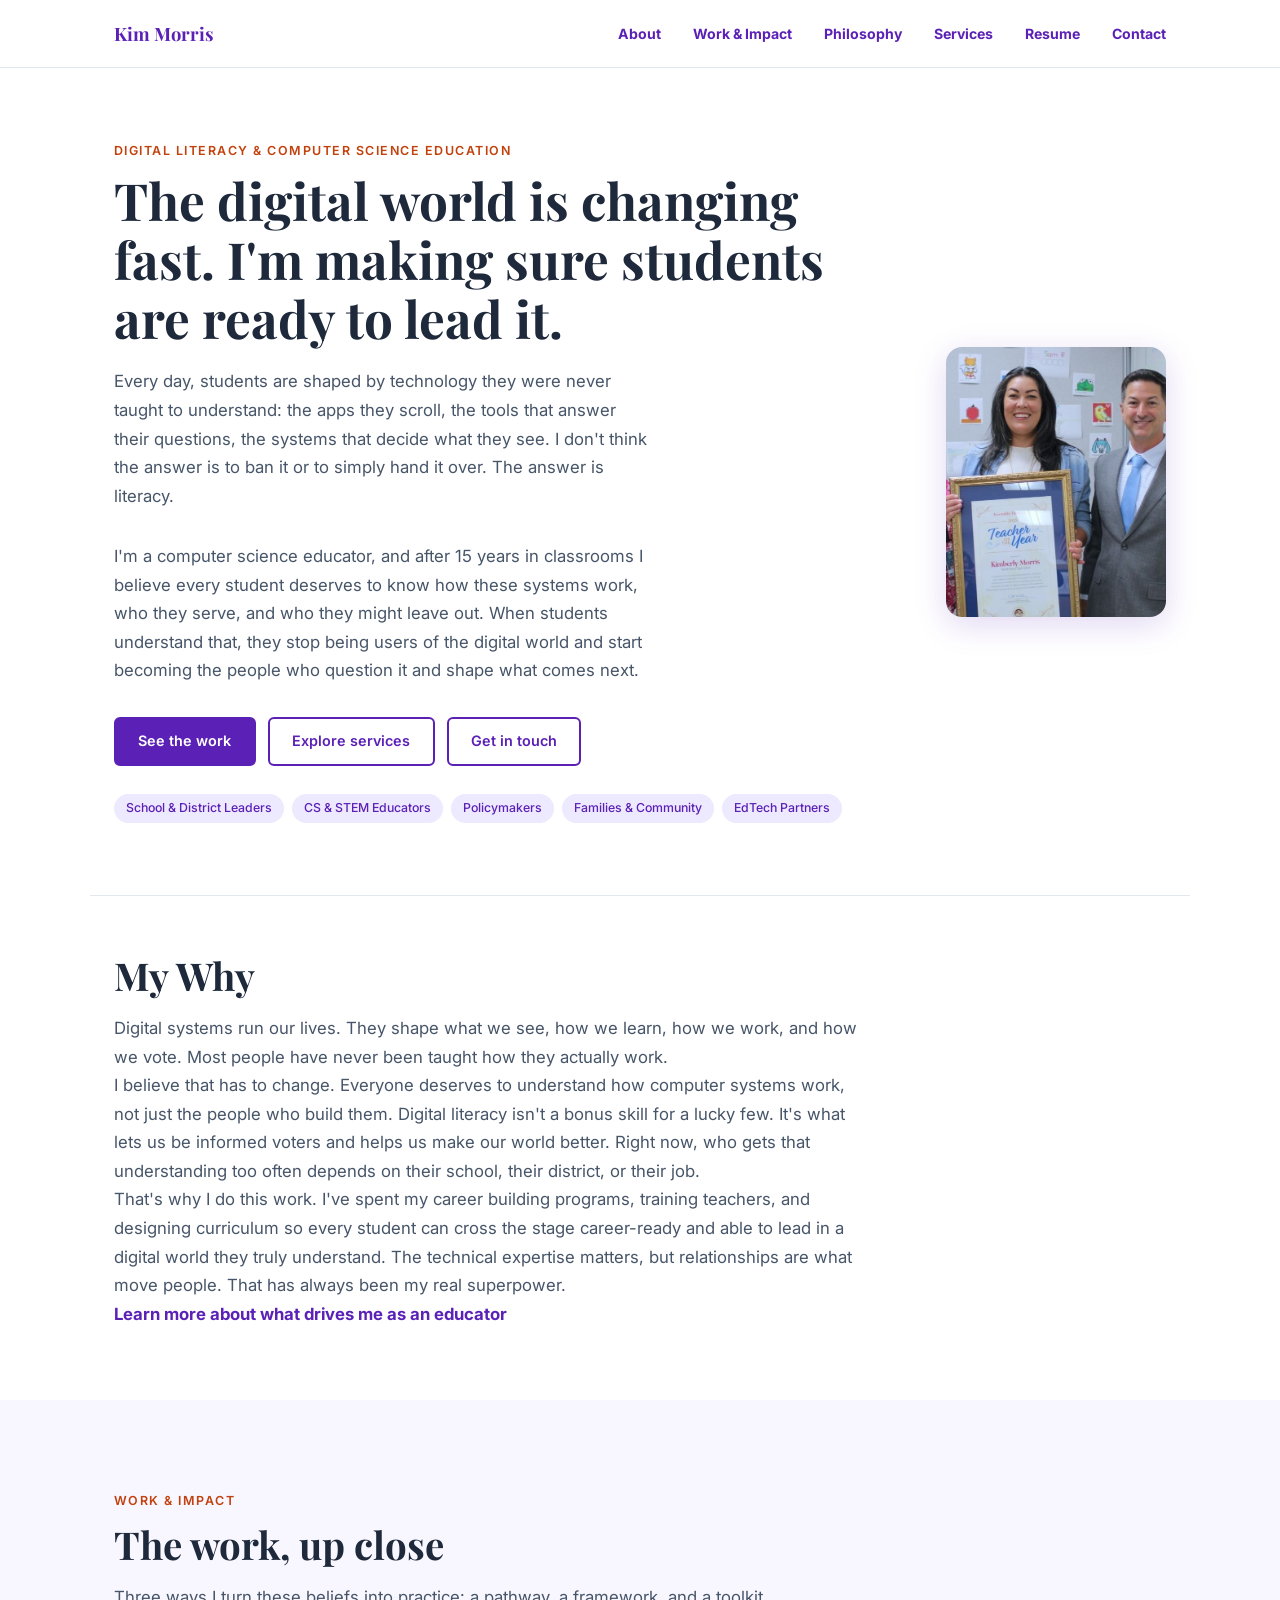
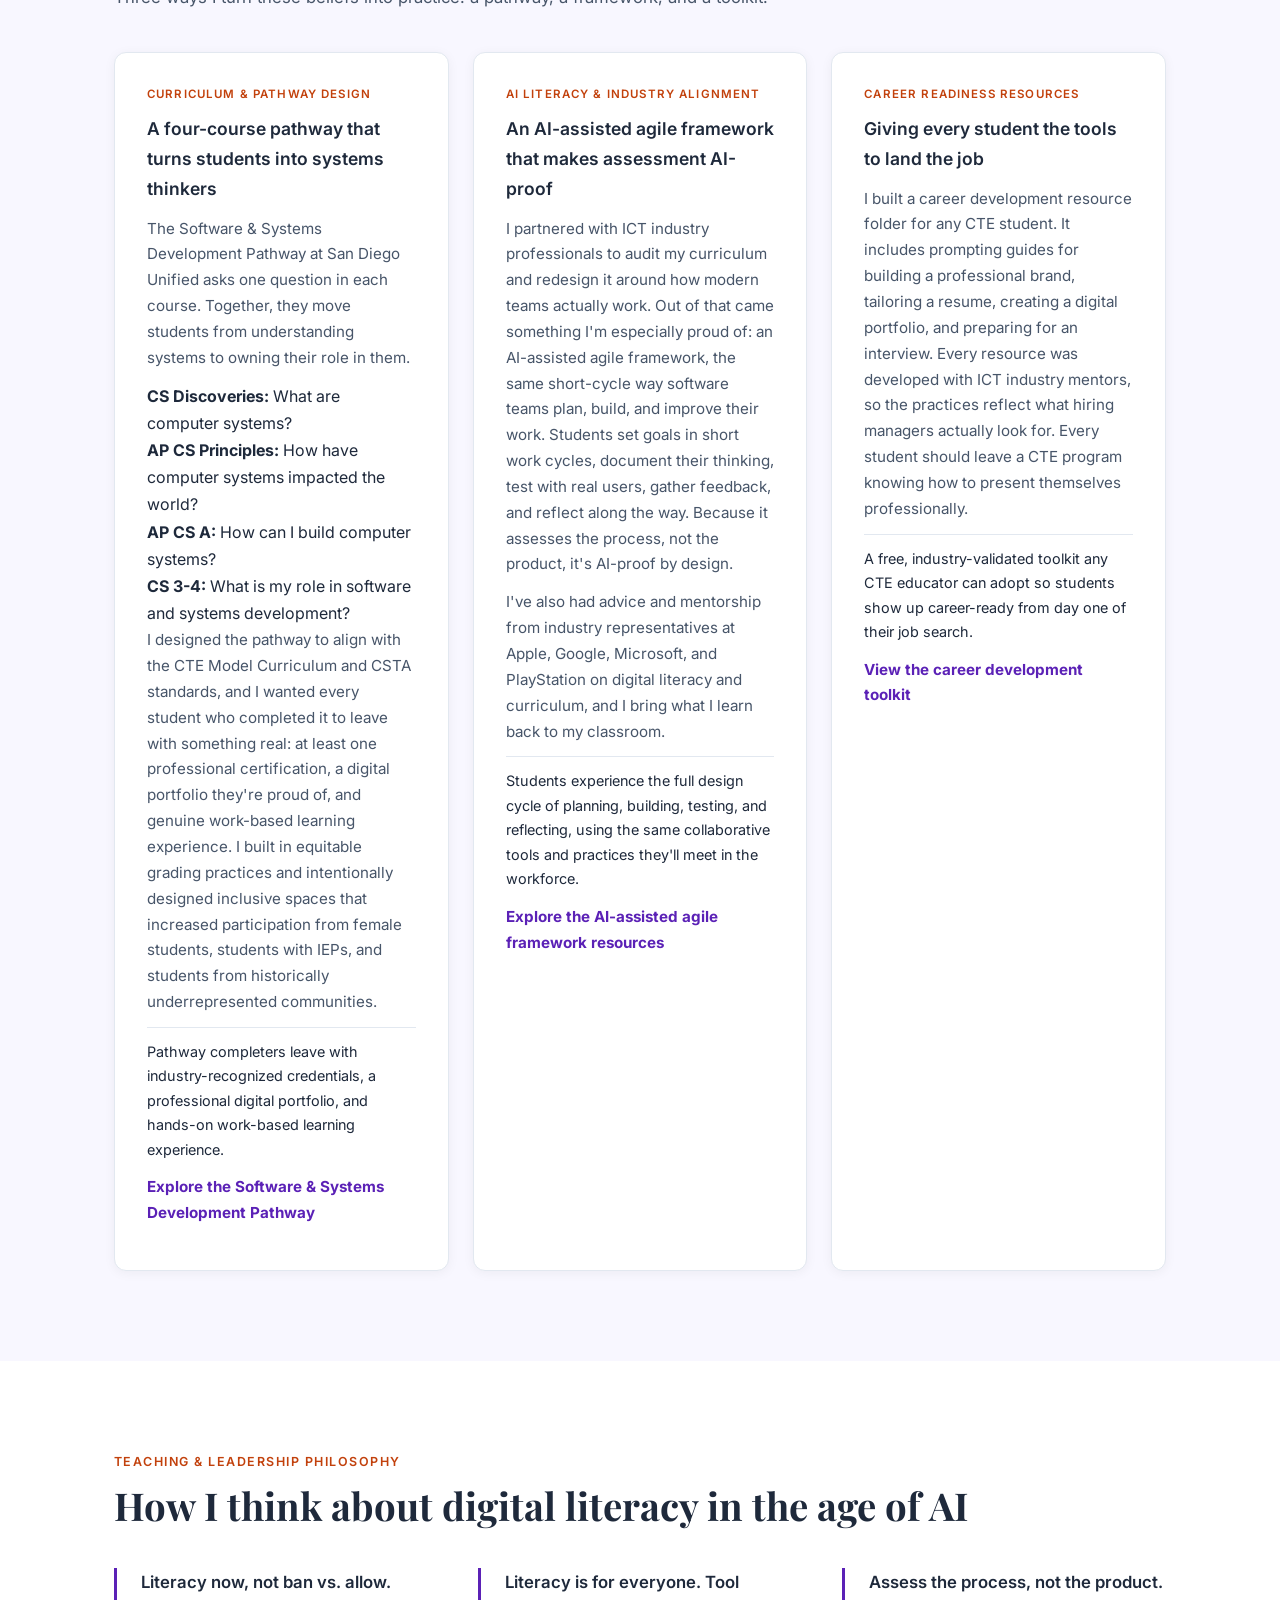
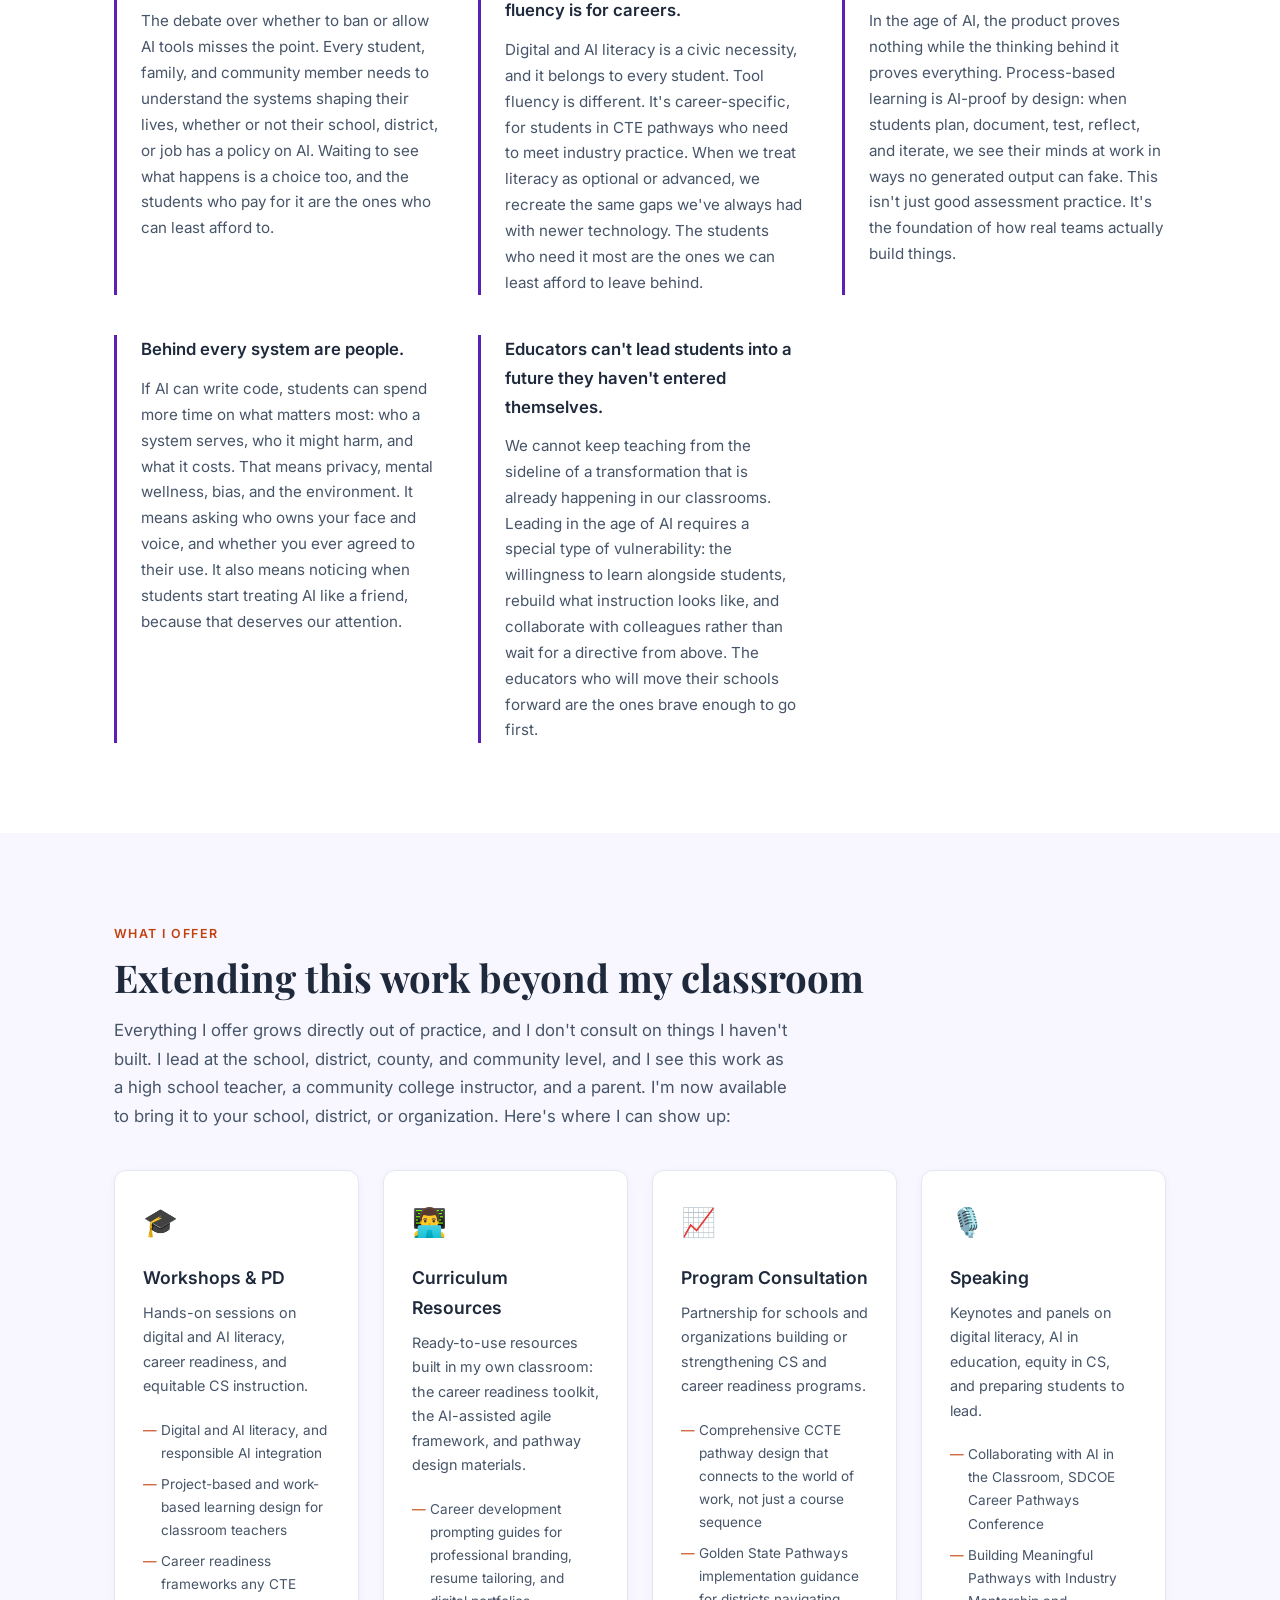
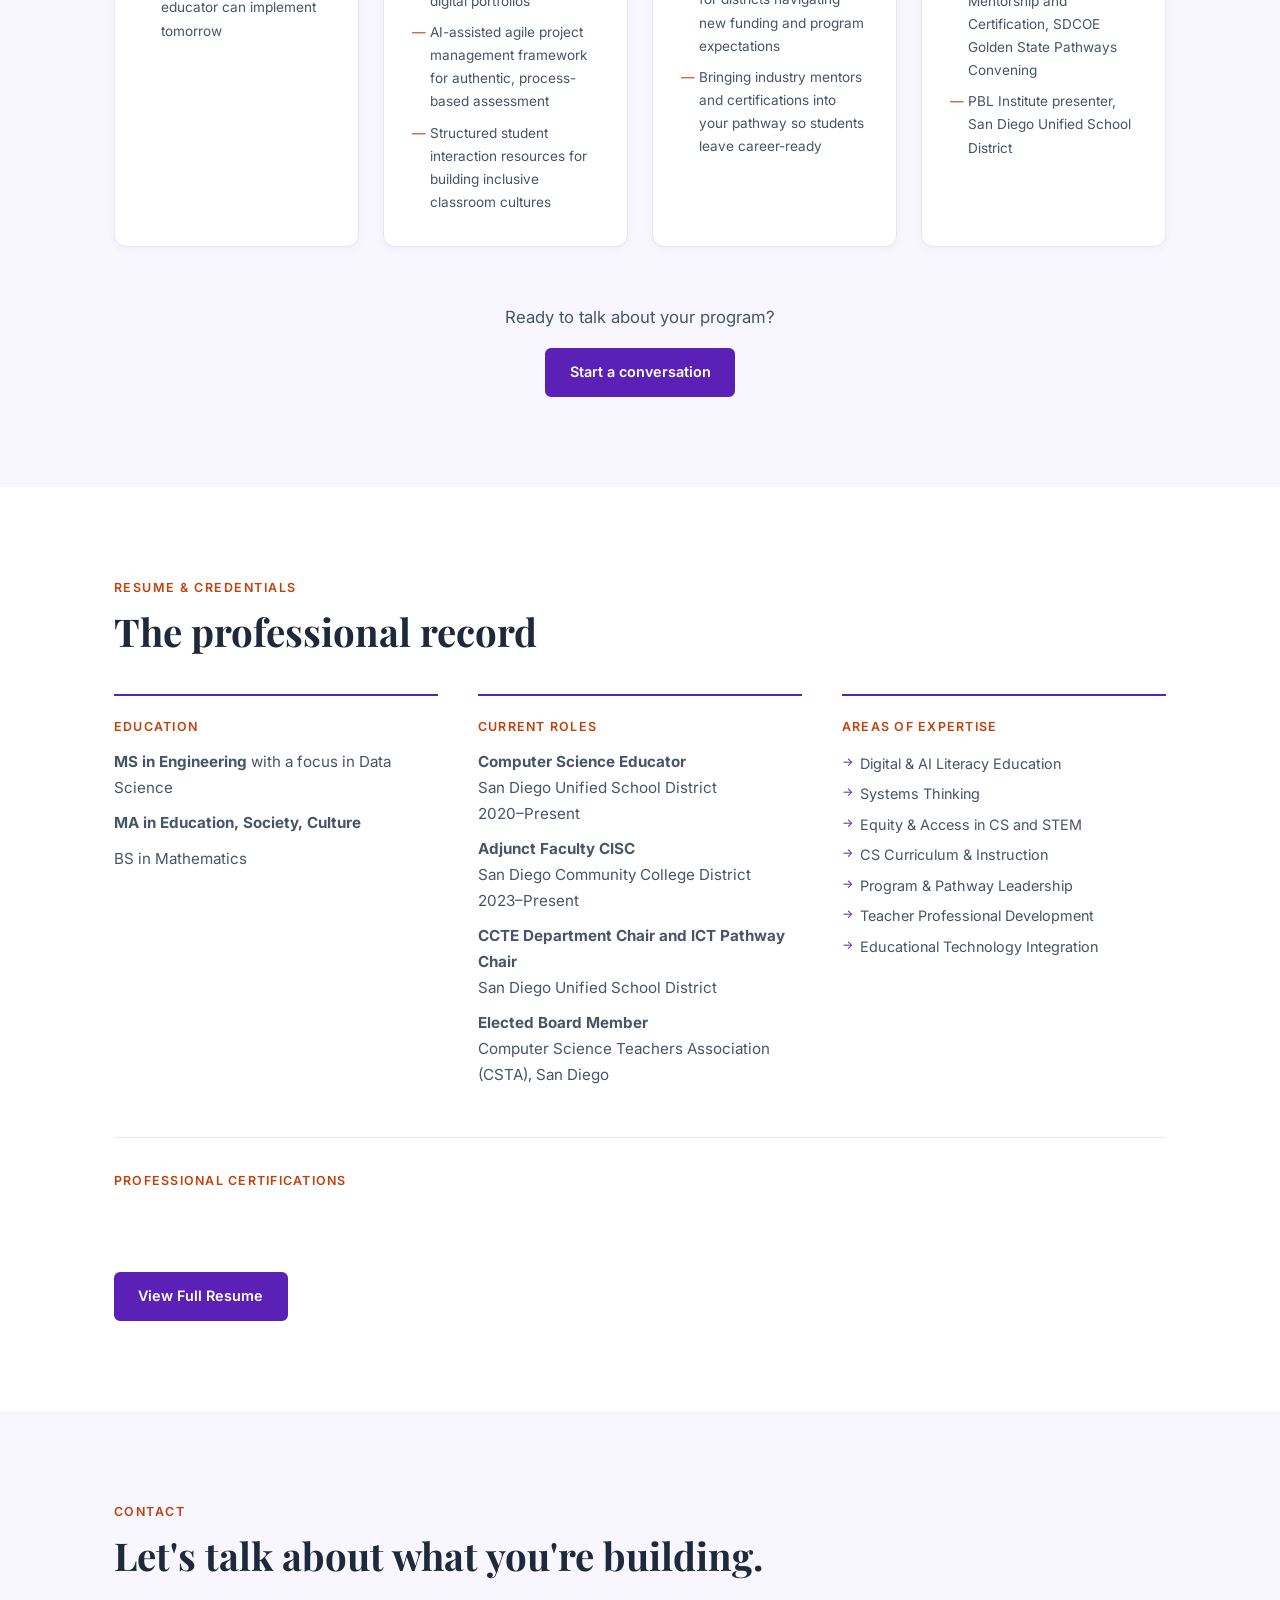
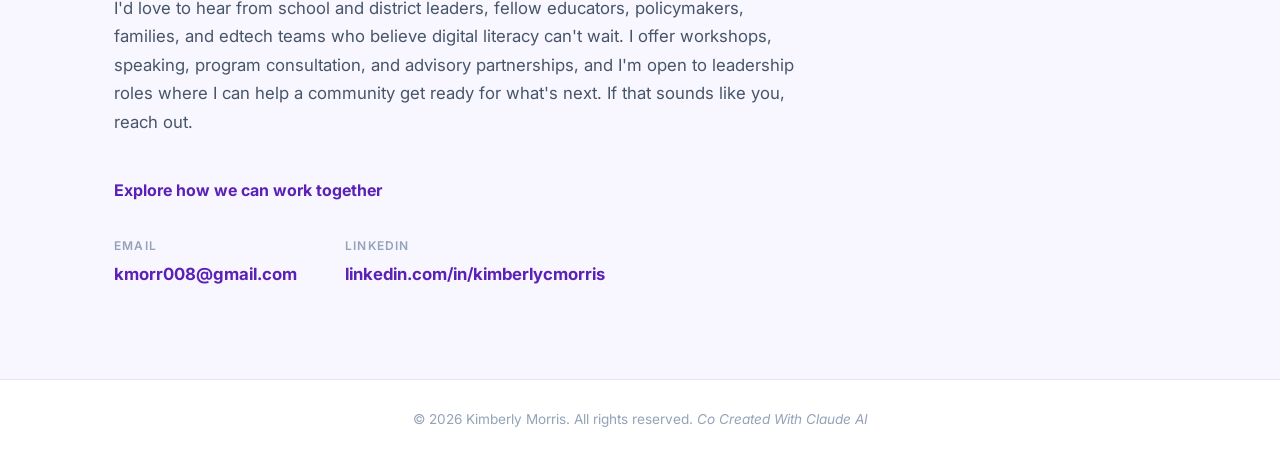
<file: index.html>
<!DOCTYPE html>
<html lang="en">
<head>
    <meta charset="UTF-8">
    <meta name="viewport" content="width=device-width, initial-scale=1.0">
    <title>Kim Morris | Digital Literacy Specialist &amp; CS Educator</title>
    <meta name="description" content="Digital literacy specialist and computer science educator helping students, families, and school leaders understand the systems shaping the digital world, and lead them.">
    <link rel="preconnect" href="https://fonts.googleapis.com">
    <link rel="preconnect" href="https://fonts.gstatic.com" crossorigin>
    <link href="https://fonts.googleapis.com/css2?family=Playfair+Display:wght@400;700&family=Inter:wght@400;500;600&display=swap" rel="stylesheet">
    <link rel="stylesheet" href="style.css">
    
</head>
<body>

    <!-- ============================================================
         NAV
    ============================================================ -->
    <nav class="site-nav" id="site-nav">
        <div class="nav-inner">
            <a href="#about" class="nav-logo">Kim Morris</a>
            <button class="nav-toggle" id="nav-toggle" aria-label="Toggle navigation">&#9776;</button>
            <ul class="nav-links" id="nav-links">
                <li><a href="#about">About</a></li>
                <li><a href="#work">Work &amp; Impact</a></li>
                <li><a href="#philosophy">Philosophy</a></li>
                <li><a href="#services">Services</a></li>
                <li><a href="#resume">Resume</a></li>
                <li><a href="#contact">Contact</a></li>
            </ul>
        </div>
    </nav>

    <!-- ============================================================
         ABOUT / HERO
    ============================================================ -->
    <section id="about" class="section hero">
        <div class="container hero-layout">
            <div class="hero-text">
                <p class="eyebrow">Digital Literacy &amp; Computer Science Education</p>
                <h1>The digital world is changing fast. I'm making sure students are ready to lead it.</h1>
                <p class="brand-statement">Every day, students are shaped by technology they were never taught to understand: the apps they scroll, the tools that answer their questions, the systems that decide what they see. I don't think the answer is to ban it or to simply hand it over. The answer is literacy.</p>
                <p class="brand-statement">I'm a computer science educator, and after 15 years in classrooms I believe every student deserves to know how these systems work, who they serve, and who they might leave out. When students understand that, they stop being users of the digital world and start becoming the people who question it and shape what comes next.</p>
                <div class="cta-group">
                    <a href="#work" class="cta cta-primary">See the work</a>
                    <a href="#services" class="cta cta-secondary">Explore services</a>
                    <a href="#contact" class="cta cta-secondary">Get in touch</a>
                </div>
                <div class="audience-tags">
                    <span>School &amp; District Leaders</span>
                    <span>CS &amp; STEM Educators</span>
                    <span>Policymakers</span>
                    <span>Families &amp; Community</span>
                    <span>EdTech Partners</span>
                </div>
            </div>
            <div class="hero-image">
                <img src="TOY+Ward3.jpeg" alt="Kimberly Morris" class="profile-pic">
            </div>
        </div>

        <div class="container why-block">
            <h2>My Why</h2>
            <p>Digital systems run our lives. They shape what we see, how we learn, how we work, and how we vote. Most people have never been taught how they actually work.</p>
            <p>I believe that has to change. Everyone deserves to understand how computer systems work, not just the people who build them. Digital literacy isn't a bonus skill for a lucky few. It's what lets us be informed voters and helps us make our world better. Right now, who gets that understanding too often depends on their school, their district, or their job.</p>
            <p>That's why I do this work. I've spent my career building programs, training teachers, and designing curriculum so every student can cross the stage career-ready and able to lead in a digital world they truly understand. The technical expertise matters, but relationships are what move people. That has always been my real superpower.</p>
            <p><a href="https://www.youtube.com/watch?v=Sw0pLftEIDc" target="_blank" rel="noreferrer noopener">Learn more about what drives me as an educator</a></p>
        </div>
    </section>

    <!-- ============================================================
         WORK & IMPACT
    ============================================================ -->
    <section id="work" class="section alt-bg">
        <div class="container">
            <p class="eyebrow">Work &amp; Impact</p>
            <h2>The work, up close</h2>
            <p class="section-intro">Three ways I turn these beliefs into practice: a pathway, a framework, and a toolkit.</p>

            <div class="case-study-grid">

                <article class="case-study">
                    <div class="case-tag">Curriculum &amp; Pathway Design</div>
                    <h3>A four-course pathway that turns students into systems thinkers</h3>
                    <p>The Software &amp; Systems Development Pathway at San Diego Unified asks one question in each course. Together, they move students from understanding systems to owning their role in them.</p>
                                        <ul class="pathway-steps">
                        <li><strong>CS Discoveries:</strong> What are computer systems?</li>
                        <li><strong>AP CS Principles:</strong> How have computer systems impacted the world?</li>
                        <li><strong>AP CS A:</strong> How can I build computer systems?</li>
                        <li><strong>CS 3-4:</strong> What is my role in software and systems development?</li>
                    </ul>
                    <p>I designed the pathway to align with the CTE Model Curriculum and CSTA standards, and I wanted every student who completed it to leave with something real: at least one professional certification, a digital portfolio they're proud of, and genuine work-based learning experience. I built in equitable grading practices and intentionally designed inclusive spaces that increased participation from female students, students with IEPs, and students from historically underrepresented communities.</p>
                    <p class="case-outcome">Pathway completers leave with industry-recognized credentials, a professional digital portfolio, and hands-on work-based learning experience.</p>
                    <p><a href="SSDPathway.html">Explore the Software &amp; Systems Development Pathway</a></p>
                </article>

                <article class="case-study">
                    <div class="case-tag">AI Literacy &amp; Industry Alignment</div>
                    <h3>An AI-assisted agile framework that makes assessment AI-proof</h3>
                    <p>I partnered with ICT industry professionals to audit my curriculum and redesign it around how modern teams actually work. Out of that came something I'm especially proud of: an AI-assisted agile framework, the same short-cycle way software teams plan, build, and improve their work. Students set goals in short work cycles, document their thinking, test with real users, gather feedback, and reflect along the way. Because it assesses the process, not the product, it's AI-proof by design.</p>
                    <p>I've also had advice and mentorship from industry representatives at Apple, Google, Microsoft, and PlayStation on digital literacy and curriculum, and I bring what I learn back to my classroom.</p>
                    <p class="case-outcome">Students experience the full design cycle of planning, building, testing, and reflecting, using the same collaborative tools and practices they'll meet in the workforce.</p>
                    <p><a href="agile-framework.html">Explore the AI-assisted agile framework resources</a></p>
                </article>

                <article class="case-study">
                    <div class="case-tag">Career Readiness Resources</div>
                    <h3>Giving every student the tools to land the job</h3>
                    <p>I built a career development resource folder for any CTE student. It includes prompting guides for building a professional brand, tailoring a resume, creating a digital portfolio, and preparing for an interview. Every resource was developed with ICT industry mentors, so the practices reflect what hiring managers actually look for. Every student should leave a CTE program knowing how to present themselves professionally.</p>
                    <p class="case-outcome">A free, industry-validated toolkit any CTE educator can adopt so students show up career-ready from day one of their job search.</p>
                    <p><a href="career-dev-toolkit.html">View the career development toolkit</a></p>
                </article>

            </div>
        </div>
    </section>

    <!-- ============================================================
         PHILOSOPHY
    ============================================================ -->
    <section id="philosophy" class="section">
        <div class="container">
            <p class="eyebrow">Teaching &amp; Leadership Philosophy</p>
            <h2>How I think about digital literacy in the age of AI</h2>

            <div class="philosophy-pillars">

                <div class="philosophy-pillar">
                    <h3>Literacy now, not ban vs. allow.</h3>
                    <p>The debate over whether to ban or allow AI tools misses the point. Every student, family, and community member needs to understand the systems shaping their lives, whether or not their school, district, or job has a policy on AI. Waiting to see what happens is a choice too, and the students who pay for it are the ones who can least afford to.</p>
                </div>

                <div class="philosophy-pillar">
                    <h3>Literacy is for everyone. Tool fluency is for careers.</h3>
                    <p>Digital and AI literacy is a civic necessity, and it belongs to every student. Tool fluency is different. It's career-specific, for students in CTE pathways who need to meet industry practice. When we treat literacy as optional or advanced, we recreate the same gaps we've always had with newer technology. The students who need it most are the ones we can least afford to leave behind.</p>
                </div>

                <div class="philosophy-pillar">
                    <h3>Assess the process, not the product.</h3>
                    <p>In the age of AI, the product proves nothing while the thinking behind it proves everything. Process-based learning is AI-proof by design: when students plan, document, test, reflect, and iterate, we see their minds at work in ways no generated output can fake. This isn't just good assessment practice. It's the foundation of how real teams actually build things.</p>
                </div>

                <div class="philosophy-pillar">
                    <h3>Behind every system are people.</h3>
                    <p>If AI can write code, students can spend more time on what matters most: who a system serves, who it might harm, and what it costs. That means privacy, mental wellness, bias, and the environment. It means asking who owns your face and voice, and whether you ever agreed to their use. It also means noticing when students start treating AI like a friend, because that deserves our attention.</p>
                </div>

                <div class="philosophy-pillar">
                    <h3>Educators can't lead students into a future they haven't entered themselves.</h3>
                    <p>We cannot keep teaching from the sideline of a transformation that is already happening in our classrooms. Leading in the age of AI requires a special type of vulnerability: the willingness to learn alongside students, rebuild what instruction looks like, and collaborate with colleagues rather than wait for a directive from above. The educators who will move their schools forward are the ones brave enough to go first.</p>
                </div>

            </div>
        </div>
    </section>

    <!-- ============================================================
         SERVICES
    ============================================================ -->
    <section id="services" class="section alt-bg">
        <div class="container">
            <p class="eyebrow">What I offer</p>
            <h2>Extending this work beyond my classroom</h2>
            <p class="section-intro">Everything I offer grows directly out of practice, and I don't consult on things I haven't built. I lead at the school, district, county, and community level, and I see this work as a high school teacher, a community college instructor, and a parent. I'm now available to bring it to your school, district, or organization. Here's where I can show up:</p>

            <div class="services-grid">

                <div class="service-card">
                    <div class="service-icon">&#127891;</div>
                    <h3>Workshops &amp; PD</h3>
                    <p>Hands-on sessions on digital and AI literacy, career readiness, and equitable CS instruction.</p>
                    <ul>
                        <li>Digital and AI literacy, and responsible AI integration</li>
                        <li>Project-based and work-based learning design for classroom teachers</li>
                        <li>Career readiness frameworks any CTE educator can implement tomorrow</li>
                    </ul>
                </div>

                <div class="service-card">
                    <div class="service-icon">&#128104;&#8205;&#128187;</div>
                    <h3>Curriculum Resources</h3>
                    <p>Ready-to-use resources built in my own classroom: the career readiness toolkit, the AI-assisted agile framework, and pathway design materials.</p>
                    <ul>
                        <li>Career development prompting guides for professional branding, resume tailoring, and digital portfolios</li>
                        <li>AI-assisted agile project management framework for authentic, process-based assessment</li>
                        <li>Structured student interaction resources for building inclusive classroom cultures</li>
                    </ul>
                </div>

                <div class="service-card">
                    <div class="service-icon">&#128200;</div>
                    <h3>Program Consultation</h3>
                    <p>Partnership for schools and organizations building or strengthening CS and career readiness programs.</p>
                    <ul>
                        <li>Comprehensive CCTE pathway design that connects to the world of work, not just a course sequence</li>
                        <li>Golden State Pathways implementation guidance for districts navigating new funding and program expectations</li>
                        <li>Bringing industry mentors and certifications into your pathway so students leave career-ready</li>
                    </ul>
                </div>

                <div class="service-card">
                    <div class="service-icon">&#127897;&#65039;</div>
                    <h3>Speaking</h3>
                    <p>Keynotes and panels on digital literacy, AI in education, equity in CS, and preparing students to lead.</p>
                    <ul>
                        <li>Collaborating with AI in the Classroom, SDCOE Career Pathways Conference</li>
                        <li>Building Meaningful Pathways with Industry Mentorship and Certification, SDCOE Golden State Pathways Convening</li>
                        <li>PBL Institute presenter, San Diego Unified School District</li>
                    </ul>
                </div>

            </div>

            <div class="services-cta">
                <p>Ready to talk about your program?</p>
                <a href="consulting_contact.html" class="cta cta-primary">Start a conversation</a>
            </div>
        </div>
    </section>

    <!-- ============================================================
         RESUME
    ============================================================ -->
    <section id="resume" class="section">
        <div class="container">
            <p class="eyebrow">Resume &amp; Credentials</p>
            <h2>The professional record</h2>

            <div class="credentials-highlights">

                <div class="credential">
                    <h3>Education</h3>
                    <p><strong>MS in Engineering</strong> with a focus in Data Science</p>
                    <p><strong>MA in Education, Society, Culture</strong></p>
                    <p>BS in Mathematics</p>
                </div>

                <div class="credential">
                    <h3>Current Roles</h3>
                    <p><strong>Computer Science Educator</strong><br>San Diego Unified School District<br>2020–Present</p>
                    <p><strong>Adjunct Faculty CISC</strong><br>San Diego Community College District<br>2023–Present</p>
                    <p><strong>CCTE Department Chair and ICT Pathway Chair</strong><br>San Diego Unified School District</p>
                    <p><strong>Elected Board Member</strong><br>Computer Science Teachers Association (CSTA), San Diego</p>
                </div>

                <div class="credential">
                    <h3>Areas of Expertise</h3>
                    <ul>
                        <li>Digital &amp; AI Literacy Education</li>
                        <li>Systems Thinking</li>
                        <li>Equity &amp; Access in CS and STEM</li>
                        <li>CS Curriculum &amp; Instruction</li>
                        <li>Program &amp; Pathway Leadership</li>
                        <li>Teacher Professional Development</li>
                        <li>Educational Technology Integration</li>
                    </ul>
                </div>

            </div>

            <div class="certifications-section">
                <h3 class="certifications-label">Professional Certifications</h3>
                <div class="badges-row">
                    <div data-iframe-width="150" data-iframe-height="270" data-share-badge-id="f1e80498-6274-4468-a02d-37dca8e718f5" data-share-badge-host="https://www.credly.com"></div>
                    <div data-iframe-width="150" data-iframe-height="270" data-share-badge-id="85b141e9-7bd4-4303-847e-8cb0ecb066c2" data-share-badge-host="https://www.credly.com"></div>
                    <div data-iframe-width="150" data-iframe-height="270" data-share-badge-id="729474e4-4cc4-4fb7-935f-1f45442ed9a6" data-share-badge-host="https://www.credly.com"></div>
                    <div data-iframe-width="150" data-iframe-height="270" data-share-badge-id="1ed62926-a74c-46c9-8eec-c703437ebd41" data-share-badge-host="https://www.credly.com"></div>
                </div>
            </div>
            <script type="text/javascript" async src="//cdn.credly.com/assets/utilities/embed.js"></script>

            <a href="https://docs.google.com/document/d/1Rqkf-jgSTG47aLwGUDKYjuC5rByLGGFV/edit?usp=sharing&ouid=108797806582018463622&rtpof=true&sd=true"
               target="_blank"
               rel="noopener"
               class="cta cta-primary">View Full Resume</a>
        </div>
    </section>

    <!-- ============================================================
         CONTACT
    ============================================================ -->
    <section id="contact" class="section alt-bg">
        <div class="container">
            <p class="eyebrow">Contact</p>
            <h2>Let's talk about what you're building.</h2>
            <p class="section-intro">I'd love to hear from school and district leaders, fellow educators, policymakers, families, and edtech teams who believe digital literacy can't wait. I offer workshops, speaking, program consultation, and advisory partnerships, and I'm open to leadership roles where I can help a community get ready for what's next. If that sounds like you, reach out.</p>
            <a href="consulting_contact.html">Explore how we can work together</a>

            <div class="contact-options">
                <div class="contact-item">
                    <span class="contact-label">Email</span>
                    <a href="mailto:kmorr008@gmail.com">kmorr008@gmail.com</a>
                </div>
                <div class="contact-item">
                    <span class="contact-label">LinkedIn</span>
                    <a href="https://www.linkedin.com/in/kimberlycmorris" target="_blank" rel="noopener">linkedin.com/in/kimberlycmorris</a>
                </div>
            </div>
        </div>
    </section>

    <!-- ============================================================
         FOOTER
    ============================================================ -->
    <footer class="site-footer">
        <div class="container">
            <p>&copy; 2026 Kimberly Morris. All rights reserved. <i>Co Created With Claude AI</i></p>

        </div>
    </footer>

    <script src="script.js"></script>
</body>
</html>
</file>
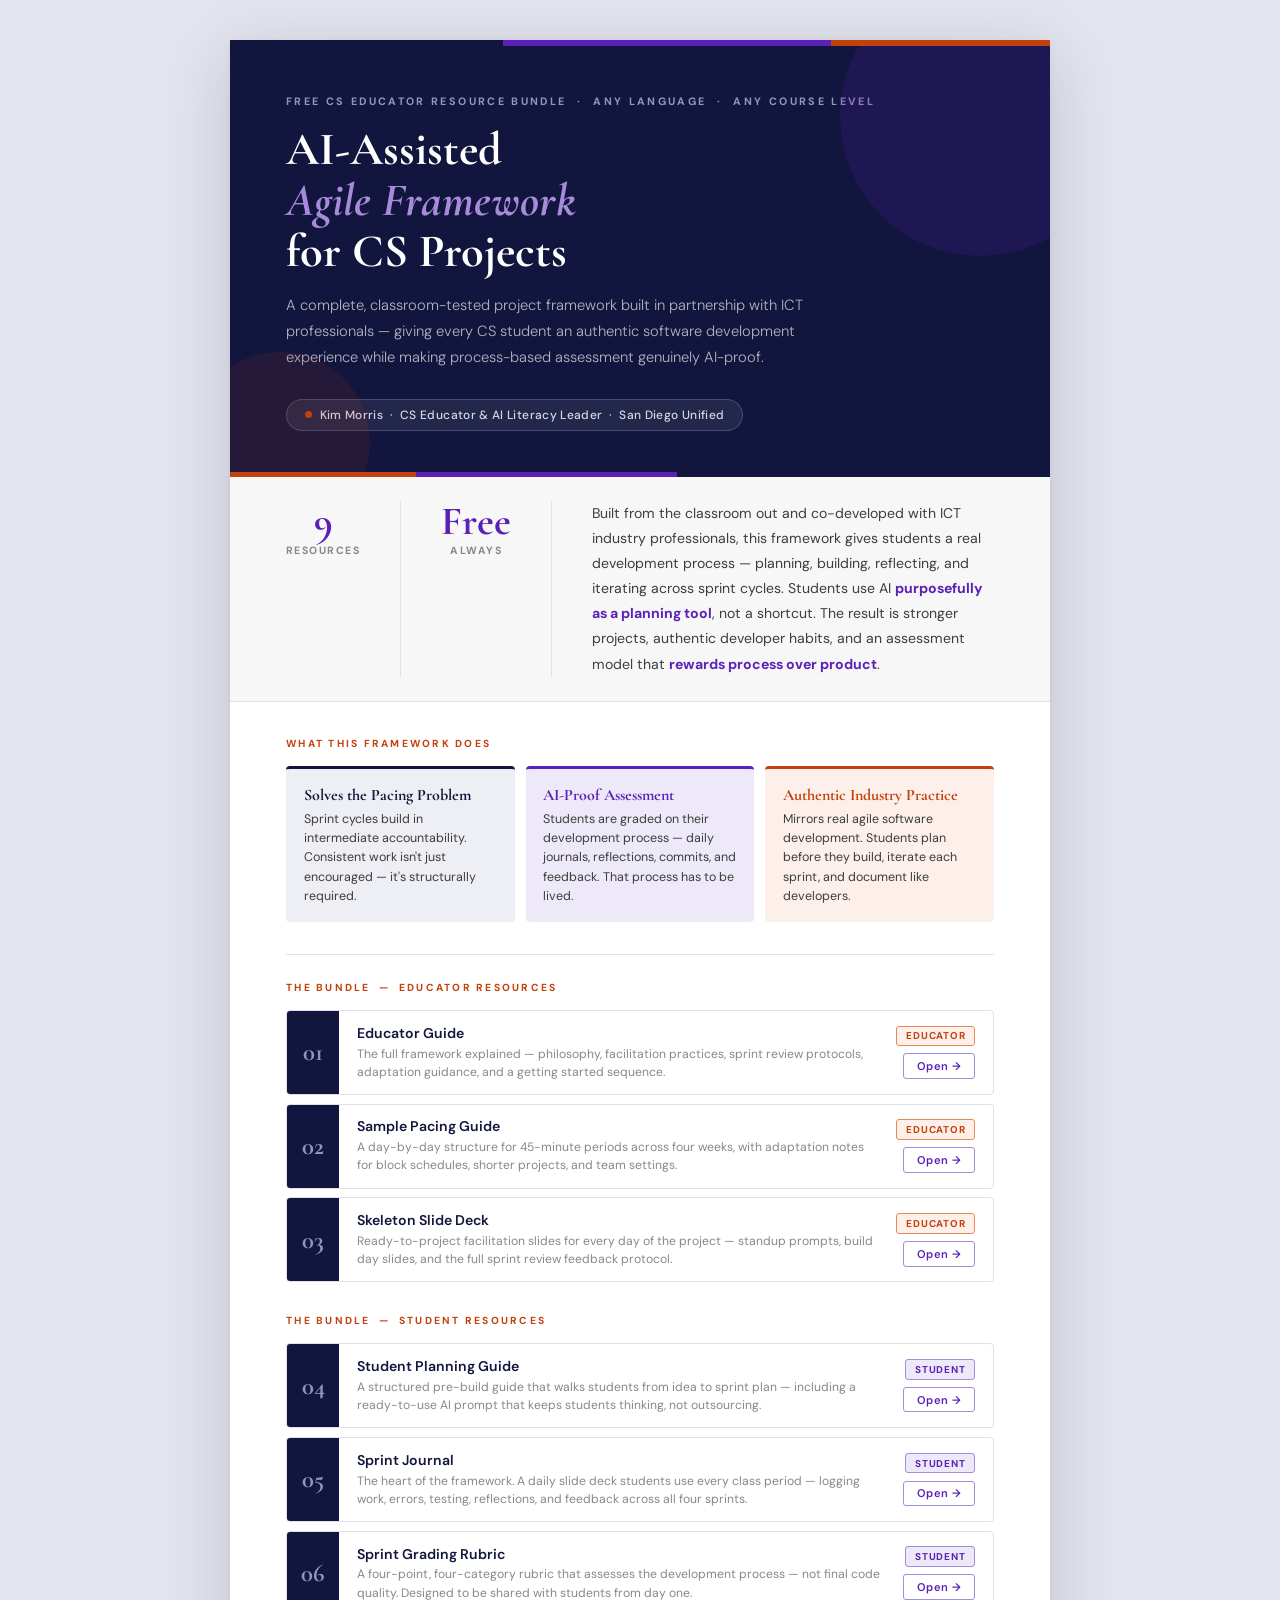
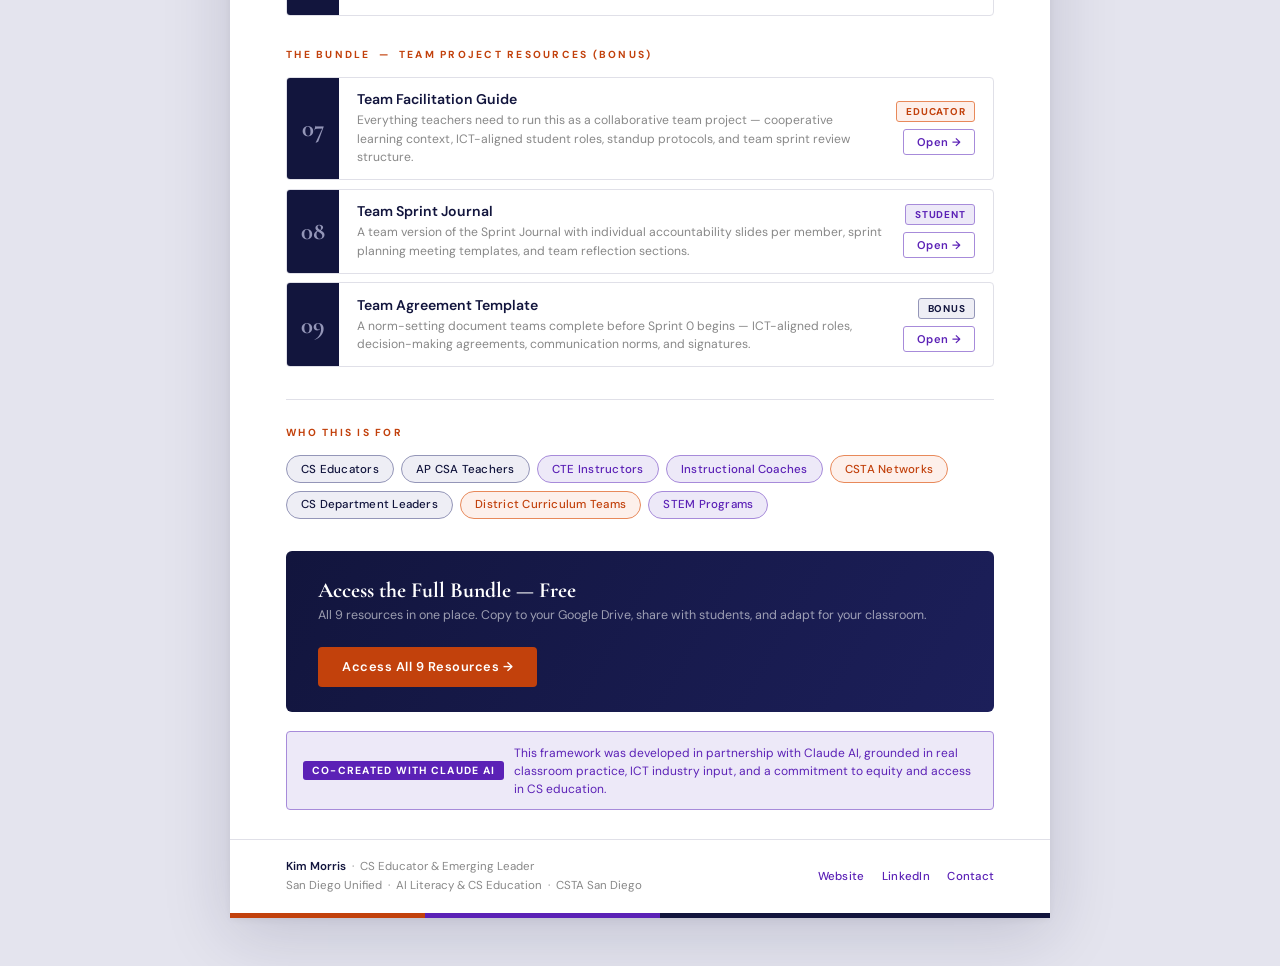
<file: agile-framework.html>
<!DOCTYPE html>
<html lang="en">
<head>
  <meta charset="UTF-8"/>
  <meta name="viewport" content="width=device-width, initial-scale=1.0"/>
  <title>AI-Assisted Agile Framework — Kim Morris</title>
  <link href="https://fonts.googleapis.com/css2?family=Cormorant+Garamond:ital,wght@0,400;0,600;0,700;1,400;1,600&family=DM+Sans:ital,wght@0,300;0,400;0,500;0,600;1,300&display=swap" rel="stylesheet"/>
  <style>
    *, *::before, *::after { box-sizing: border-box; margin: 0; padding: 0; }

    :root {
      --navy:       #12153D;
      --navy-lt:    #EEEEF5;
      --navy-md:    #9496B8;
      --violet:     #5B21B6;
      --violet-lt:  #EDE9F8;
      --violet-md:  #A78BDA;
      --orange:     #C2410C;
      --orange-lt:  #FDF0EB;
      --orange-md:  #E8895A;
      --charcoal:   #3D3D3D;
      --white:      #FFFFFF;
      --gray-lt:    #F7F7F8;
      --gray-mid:   #888888;
      --gray-rule:  #E0E0E8;
    }

    body {
      background: #E4E4EE;
      font-family: 'DM Sans', sans-serif;
      color: var(--navy);
      min-height: 100vh;
      display: flex;
      flex-direction: column;
      align-items: center;
      padding: 2.5rem 1rem 3rem;
    }

    /* ── FLYER WRAPPER ── */
    .flyer {
      width: 820px;
      max-width: 100%;
      background: var(--white);
      box-shadow: 0 16px 64px rgba(18,21,61,0.16), 0 2px 8px rgba(0,0,0,0.06);
      animation: rise 0.65s cubic-bezier(.22,.68,0,1.15) both;
    }

    @keyframes rise {
      from { opacity: 0; transform: translateY(24px); }
      to   { opacity: 1; transform: translateY(0); }
    }

    /* ── TOP STRIPE ── */
    .top-stripe {
      height: 6px;
      display: flex;
    }
    .top-stripe .s1 { flex: 1;    background: var(--navy); }
    .top-stripe .s2 { flex: 1.2;  background: var(--violet); }
    .top-stripe .s3 { flex: 0.8;  background: var(--orange); }

    /* ── HEADER ── */
    .header {
      background: var(--navy);
      padding: 3rem 3.5rem 2.6rem;
      position: relative;
      overflow: hidden;
    }

    .header::before {
      content: '';
      position: absolute;
      top: -70px; right: -70px;
      width: 280px; height: 280px;
      border-radius: 50%;
      background: rgba(91,33,182,0.18);
      pointer-events: none;
    }

    .header::after {
      content: '';
      position: absolute;
      bottom: -60px; left: -40px;
      width: 180px; height: 180px;
      border-radius: 50%;
      background: rgba(194,65,12,0.10);
      pointer-events: none;
    }

    .eyebrow {
      font-size: 0.67rem;
      font-weight: 700;
      letter-spacing: 0.22em;
      text-transform: uppercase;
      color: var(--navy-md);
      margin-bottom: 1rem;
    }

    .header h1 {
      font-family: 'Cormorant Garamond', serif;
      font-size: 2.9rem;
      font-weight: 700;
      color: var(--white);
      line-height: 1.1;
      margin-bottom: 1rem;
    }

    .header h1 em {
      font-style: italic;
      color: var(--violet-md);
    }

    .header-desc {
      font-size: 0.92rem;
      font-weight: 300;
      color: rgba(255,255,255,0.68);
      line-height: 1.75;
      max-width: 540px;
      margin-bottom: 1.8rem;
    }

    .author-chip {
      display: inline-flex;
      align-items: center;
      gap: 0.5rem;
      background: rgba(255,255,255,0.08);
      border: 1px solid rgba(255,255,255,0.16);
      border-radius: 100px;
      padding: 0.42rem 1.1rem;
    }

    .author-chip .dot {
      width: 7px; height: 7px;
      border-radius: 50%;
      background: var(--orange);
      flex-shrink: 0;
    }

    .author-chip span {
      font-size: 0.75rem;
      font-weight: 500;
      color: rgba(255,255,255,0.82);
      letter-spacing: 0.03em;
    }

    /* ── ACCENT STRIPE ── */
    .accent-stripe {
      display: flex;
      height: 5px;
    }
    .accent-stripe .a { flex: 1;   background: var(--orange); }
    .accent-stripe .b { flex: 1.4; background: var(--violet); }
    .accent-stripe .c { flex: 2;   background: var(--navy); }

    /* ── INTRO BAND ── */
    .intro-band {
      background: var(--gray-lt);
      padding: 1.5rem 3.5rem;
      display: flex;
      gap: 2.5rem;
      align-items: flex-start;
      border-bottom: 1px solid var(--gray-rule);
    }

    .stat {
      text-align: center;
      flex-shrink: 0;
    }

    .stat .num {
      font-family: 'Cormorant Garamond', serif;
      font-size: 2.5rem;
      font-weight: 700;
      color: var(--violet);
      line-height: 1;
    }

    .stat .lbl {
      font-size: 0.66rem;
      font-weight: 700;
      text-transform: uppercase;
      letter-spacing: 0.14em;
      color: var(--gray-mid);
      margin-top: 0.2rem;
    }

    .intro-divider {
      width: 1px;
      background: var(--gray-rule);
      align-self: stretch;
      flex-shrink: 0;
    }

    .intro-text {
      font-size: 0.88rem;
      line-height: 1.78;
      color: var(--charcoal);
    }

    .intro-text strong { color: var(--violet); }

    /* ── BODY ── */
    .body { padding: 2.2rem 3.5rem 1.8rem; }

    .section-label {
      font-size: 0.64rem;
      font-weight: 700;
      letter-spacing: 0.22em;
      text-transform: uppercase;
      color: var(--orange);
      margin-bottom: 1rem;
    }

    /* ── FRAMEWORK OVERVIEW ── */
    .framework-overview {
      display: grid;
      grid-template-columns: 1fr 1fr 1fr;
      gap: 0.7rem;
      margin-bottom: 2rem;
    }

    .framework-card {
      background: var(--navy-lt);
      border-radius: 4px;
      padding: 1rem 1.1rem;
      border-top: 3px solid var(--navy);
    }

    .framework-card.violet { border-top-color: var(--violet); background: var(--violet-lt); }
    .framework-card.orange { border-top-color: var(--orange); background: var(--orange-lt); }

    .framework-card h4 {
      font-family: 'Cormorant Garamond', serif;
      font-size: 1rem;
      font-weight: 700;
      color: var(--navy);
      margin-bottom: 0.3rem;
    }

    .framework-card.violet h4 { color: var(--violet); }
    .framework-card.orange h4 { color: var(--orange); }

    .framework-card p {
      font-size: 0.78rem;
      color: var(--charcoal);
      line-height: 1.55;
    }

    /* ── RESOURCE GROUP LABEL ── */
    .resource-group-label {
      font-size: 0.62rem;
      font-weight: 700;
      letter-spacing: 0.18em;
      text-transform: uppercase;
      padding: 0.3rem 0.7rem;
      border-radius: 3px;
      display: inline-block;
      margin-bottom: 0.6rem;
      margin-top: 0.4rem;
    }

    .group-educator { background: var(--orange-lt); color: var(--orange); }
    .group-student  { background: var(--violet-lt); color: var(--violet); }
    .group-bonus    { background: var(--navy-lt);   color: var(--navy); }

    /* ── RESOURCE CARDS ── */
    .resources {
      display: flex;
      flex-direction: column;
      gap: 0.55rem;
      margin-bottom: 2rem;
    }

    .resource-card {
      display: flex;
      align-items: stretch;
      border: 1px solid var(--gray-rule);
      border-radius: 4px;
      overflow: hidden;
      text-decoration: none;
      color: inherit;
      transition: border-color 0.2s, box-shadow 0.2s, transform 0.15s;
    }

    .resource-card:hover {
      border-color: var(--violet-md);
      box-shadow: 0 3px 18px rgba(91,33,182,0.1);
      transform: translateX(3px);
    }

    .card-num {
      width: 52px;
      flex-shrink: 0;
      background: var(--navy);
      display: flex;
      align-items: center;
      justify-content: center;
      font-family: 'Cormorant Garamond', serif;
      font-size: 1.55rem;
      font-weight: 700;
      color: var(--navy-md);
      transition: background 0.2s, color 0.2s;
    }

    .resource-card:hover .card-num {
      background: var(--violet);
      color: var(--white);
    }

    .card-body {
      flex: 1;
      padding: 0.8rem 1.1rem;
      display: flex;
      align-items: center;
      justify-content: space-between;
      gap: 1rem;
    }

    .card-info h3 {
      font-size: 0.88rem;
      font-weight: 600;
      color: var(--navy);
      margin-bottom: 0.18rem;
    }

    .card-info p {
      font-size: 0.76rem;
      color: var(--gray-mid);
      line-height: 1.5;
    }

    .card-right {
      display: flex;
      flex-direction: column;
      align-items: flex-end;
      gap: 0.45rem;
      flex-shrink: 0;
    }

    .badge {
      font-size: 0.62rem;
      font-weight: 700;
      letter-spacing: 0.08em;
      text-transform: uppercase;
      padding: 0.18rem 0.55rem;
      border-radius: 3px;
      white-space: nowrap;
    }

    .badge-educator { background: var(--orange-lt); color: var(--orange); border: 1px solid var(--orange-md); }
    .badge-student  { background: var(--violet-lt); color: var(--violet); border: 1px solid var(--violet-md); }
    .badge-bonus    { background: var(--navy-lt);   color: var(--navy);   border: 1px solid var(--navy-md); }

    .card-cta {
      font-size: 0.7rem;
      font-weight: 600;
      color: var(--violet);
      border: 1px solid var(--violet-md);
      border-radius: 3px;
      padding: 0.3rem 0.8rem;
      white-space: nowrap;
      letter-spacing: 0.04em;
      transition: background 0.15s, color 0.15s;
    }

    .resource-card:hover .card-cta {
      background: var(--violet);
      color: var(--white);
      border-color: var(--violet);
    }

    /* ── DIVIDER ── */
    .section-divider {
      height: 1px;
      background: var(--gray-rule);
      margin: 1.6rem 0;
    }

    /* ── AUDIENCE PILLS ── */
    .audience-row {
      display: flex;
      flex-wrap: wrap;
      gap: 0.45rem;
      margin-bottom: 2rem;
    }

    .pill {
      font-size: 0.72rem;
      font-weight: 500;
      padding: 0.36rem 0.88rem;
      border-radius: 100px;
      letter-spacing: 0.02em;
    }

    .pill-navy   { background: var(--navy-lt);   color: var(--navy);   border: 1px solid var(--navy-md); }
    .pill-violet { background: var(--violet-lt); color: var(--violet); border: 1px solid var(--violet-md); }
    .pill-orange { background: var(--orange-lt); color: var(--orange); border: 1px solid var(--orange-md); }

    /* ── CTA BLOCK ── */
    .cta-block {
      background: linear-gradient(120deg, var(--navy) 0%, #1C1F5A 100%);
      border-radius: 6px;
      padding: 1.6rem 2rem;
      display: flex;
      align-items: center;
      justify-content: space-between;
      gap: 1.5rem;
      flex-wrap: wrap;
      margin-bottom: 1.2rem;
    }

    .cta-block h4 {
      font-family: 'Cormorant Garamond', serif;
      font-size: 1.35rem;
      font-weight: 700;
      color: var(--white);
      margin-bottom: 0.25rem;
    }

    .cta-block p {
      font-size: 0.78rem;
      color: rgba(255,255,255,0.58);
    }

    .cta-btn {
      background: var(--orange);
      color: var(--white);
      font-size: 0.8rem;
      font-weight: 600;
      text-decoration: none;
      padding: 0.72rem 1.5rem;
      border-radius: 4px;
      white-space: nowrap;
      letter-spacing: 0.04em;
      flex-shrink: 0;
      transition: background 0.2s;
    }

    .cta-btn:hover { background: #A33409; }

    /* ── AI CREDIT ── */
    .ai-credit {
      display: flex;
      align-items: center;
      gap: 0.65rem;
      background: var(--violet-lt);
      border: 1px solid var(--violet-md);
      border-radius: 4px;
      padding: 0.7rem 1rem;
    }

    .ai-badge {
      font-size: 0.65rem;
      font-weight: 700;
      letter-spacing: 0.12em;
      text-transform: uppercase;
      color: var(--white);
      background: var(--violet);
      border-radius: 3px;
      padding: 0.2rem 0.55rem;
      flex-shrink: 0;
      white-space: nowrap;
    }

    .ai-credit p {
      font-size: 0.75rem;
      color: var(--violet);
      line-height: 1.5;
    }

    /* ── FOOTER ── */
    .footer {
      border-top: 1px solid var(--gray-rule);
      padding: 1.1rem 3.5rem;
      display: flex;
      align-items: center;
      justify-content: space-between;
      flex-wrap: wrap;
      gap: 0.6rem;
    }

    .footer-left {
      font-size: 0.72rem;
      color: var(--gray-mid);
      line-height: 1.65;
    }

    .footer-left strong { color: var(--navy); font-weight: 600; }

    .footer-links {
      display: flex;
      gap: 1.1rem;
    }

    .footer-links a {
      font-size: 0.72rem;
      font-weight: 500;
      color: var(--violet);
      text-decoration: none;
      letter-spacing: 0.02em;
      transition: color 0.15s;
    }

    .footer-links a:hover { color: var(--orange); }

    /* ── BOTTOM STRIPE ── */
    .bottom-stripe {
      height: 5px;
      display: flex;
    }
    .bottom-stripe .s1 { flex: 1;   background: var(--orange); }
    .bottom-stripe .s2 { flex: 1.2; background: var(--violet); }
    .bottom-stripe .s3 { flex: 2;   background: var(--navy); }

    /* ── RESPONSIVE ── */
    @media (max-width: 620px) {
      .header, .body, .footer { padding-left: 1.5rem; padding-right: 1.5rem; }
      .intro-band { padding: 1.2rem 1.5rem; flex-direction: column; gap: 1rem; }
      .intro-divider { display: none; }
      .header h1 { font-size: 2.1rem; }
      .framework-overview { grid-template-columns: 1fr; }
      .card-cta { display: none; }
      .badge { display: none; }
    }
  </style>
</head>
<body>
  <div class="flyer">

    <div class="top-stripe"><div class="s1"></div><div class="s2"></div><div class="s3"></div></div>

    <!-- HEADER -->
    <div class="header">
      <div class="eyebrow">Free CS Educator Resource Bundle &nbsp;·&nbsp; Any Language &nbsp;·&nbsp; Any Course Level</div>
      <h1>AI-Assisted<br/><em>Agile Framework</em><br/>for CS Projects</h1>
      <p class="header-desc">
        A complete, classroom-tested project framework built in partnership with ICT professionals — giving every CS student an authentic software development experience while making process-based assessment genuinely AI-proof.
      </p>
      <div class="author-chip">
        <div class="dot"></div>
        <span>Kim Morris &nbsp;·&nbsp; CS Educator &amp; AI Literacy Leader &nbsp;·&nbsp; San Diego Unified</span>
      </div>
    </div>

    <div class="accent-stripe"><div class="a"></div><div class="b"></div><div class="c"></div></div>

    <!-- INTRO BAND -->
    <div class="intro-band">
      <div class="stat">
        <div class="num">9</div>
        <div class="lbl">Resources</div>
      </div>
      <div class="intro-divider"></div>
      <div class="stat">
        <div class="num">Free</div>
        <div class="lbl">Always</div>
      </div>
      <div class="intro-divider"></div>
      <div class="intro-text">
        Built from the classroom out and co-developed with ICT industry professionals, this framework gives students a real development process — planning, building, reflecting, and iterating across sprint cycles. Students use AI <strong>purposefully as a planning tool</strong>, not a shortcut. The result is stronger projects, authentic developer habits, and an assessment model that <strong>rewards process over product</strong>.
      </div>
    </div>

    <!-- BODY -->
    <div class="body">

      <!-- WHAT IT IS -->
      <div class="section-label">What This Framework Does</div>
      <div class="framework-overview">
        <div class="framework-card">
          <h4>Solves the Pacing Problem</h4>
          <p>Sprint cycles build in intermediate accountability. Consistent work isn't just encouraged — it's structurally required.</p>
        </div>
        <div class="framework-card violet">
          <h4>AI-Proof Assessment</h4>
          <p>Students are graded on their development process — daily journals, reflections, commits, and feedback. That process has to be lived.</p>
        </div>
        <div class="framework-card orange">
          <h4>Authentic Industry Practice</h4>
          <p>Mirrors real agile software development. Students plan before they build, iterate each sprint, and document like developers.</p>
        </div>
      </div>

      <div class="section-divider"></div>

      <!-- EDUCATOR RESOURCES -->
      <div class="section-label">The Bundle &nbsp;—&nbsp; Educator Resources</div>
      <div class="resources">

        <a class="resource-card" href="https://docs.google.com/document/d/18F0DGRTeYBsdIyx_9C6Rr8lBzt0SxVBs/edit?usp=sharing&ouid=108797806582018463622&rtpof=true&sd=true" target="_blank">
          <div class="card-num">01</div>
          <div class="card-body">
            <div class="card-info">
              <h3>Educator Guide</h3>
              <p>The full framework explained — philosophy, facilitation practices, sprint review protocols, adaptation guidance, and a getting started sequence.</p>
            </div>
            <div class="card-right">
              <span class="badge badge-educator">Educator</span>
              <span class="card-cta">Open →</span>
            </div>
          </div>
        </a>

        <a class="resource-card" href="https://docs.google.com/document/d/1UyoyE73hW1N_80uTs_HZG0pC2ryOXwf4/edit?usp=sharing&ouid=108797806582018463622&rtpof=true&sd=true" target="_blank">
          <div class="card-num">02</div>
          <div class="card-body">
            <div class="card-info">
              <h3>Sample Pacing Guide</h3>
              <p>A day-by-day structure for 45-minute periods across four weeks, with adaptation notes for block schedules, shorter projects, and team settings.</p>
            </div>
            <div class="card-right">
              <span class="badge badge-educator">Educator</span>
              <span class="card-cta">Open →</span>
            </div>
          </div>
        </a>

        <a class="resource-card" href="https://docs.google.com/presentation/d/16hJrgwDr0qwfDjOkY20yOlIz942g8FPJ/edit?usp=sharing&ouid=108797806582018463622&rtpof=true&sd=true" target="_blank">
          <div class="card-num">03</div>
          <div class="card-body">
            <div class="card-info">
              <h3>Skeleton Slide Deck</h3>
              <p>Ready-to-project facilitation slides for every day of the project — standup prompts, build day slides, and the full sprint review feedback protocol.</p>
            </div>
            <div class="card-right">
              <span class="badge badge-educator">Educator</span>
              <span class="card-cta">Open →</span>
            </div>
          </div>
        </a>

      </div>

      <!-- STUDENT RESOURCES -->
      <div class="section-label">The Bundle &nbsp;—&nbsp; Student Resources</div>
      <div class="resources">

        <a class="resource-card" href="https://docs.google.com/document/d/143cGjJXB9srdfSDqfzZseSH0jYFb3_h1/edit?usp=sharing&ouid=108797806582018463622&rtpof=true&sd=true" target="_blank">
          <div class="card-num">04</div>
          <div class="card-body">
            <div class="card-info">
              <h3>Student Planning Guide</h3>
              <p>A structured pre-build guide that walks students from idea to sprint plan — including a ready-to-use AI prompt that keeps students thinking, not outsourcing.</p>
            </div>
            <div class="card-right">
              <span class="badge badge-student">Student</span>
              <span class="card-cta">Open →</span>
            </div>
          </div>
        </a>

        <a class="resource-card" href="https://docs.google.com/presentation/d/1wqMK1rNIbwvZ1c2We119ntTmfZuw4I7L/edit?usp=sharing&ouid=108797806582018463622&rtpof=true&sd=true" target="_blank">
          <div class="card-num">05</div>
          <div class="card-body">
            <div class="card-info">
              <h3>Sprint Journal</h3>
              <p>The heart of the framework. A daily slide deck students use every class period — logging work, errors, testing, reflections, and feedback across all four sprints.</p>
            </div>
            <div class="card-right">
              <span class="badge badge-student">Student</span>
              <span class="card-cta">Open →</span>
            </div>
          </div>
        </a>

        <a class="resource-card" href="https://docs.google.com/document/d/1Q6ajcwSeSpj_QNJwt6JqDIrj3bIPuhJ0/edit?usp=sharing&ouid=108797806582018463622&rtpof=true&sd=true" target="_blank">
          <div class="card-num">06</div>
          <div class="card-body">
            <div class="card-info">
              <h3>Sprint Grading Rubric</h3>
              <p>A four-point, four-category rubric that assesses the development process — not final code quality. Designed to be shared with students from day one.</p>
            </div>
            <div class="card-right">
              <span class="badge badge-student">Student</span>
              <span class="card-cta">Open →</span>
            </div>
          </div>
        </a>

      </div>

      <!-- TEAM RESOURCES -->
      <div class="section-label">The Bundle &nbsp;—&nbsp; Team Project Resources (Bonus)</div>
      <div class="resources">

        <a class="resource-card" href="https://docs.google.com/document/d/1rdu3xHm8TXzSLfTDqQFaK2kWYE1KFPLl/edit?usp=sharing&ouid=108797806582018463622&rtpof=true&sd=true" target="_blank">
          <div class="card-num">07</div>
          <div class="card-body">
            <div class="card-info">
              <h3>Team Facilitation Guide</h3>
              <p>Everything teachers need to run this as a collaborative team project — cooperative learning context, ICT-aligned student roles, standup protocols, and team sprint review structure.</p>
            </div>
            <div class="card-right">
              <span class="badge badge-educator">Educator</span>
              <span class="card-cta">Open →</span>
            </div>
          </div>
        </a>

        <a class="resource-card" href="https://docs.google.com/presentation/d/11ROZe80aU4ruQ8j-bcokWx-IeClhNxj0/edit?usp=sharing&ouid=108797806582018463622&rtpof=true&sd=true" target="_blank">
          <div class="card-num">08</div>
          <div class="card-body">
            <div class="card-info">
              <h3>Team Sprint Journal</h3>
              <p>A team version of the Sprint Journal with individual accountability slides per member, sprint planning meeting templates, and team reflection sections.</p>
            </div>
            <div class="card-right">
              <span class="badge badge-student">Student</span>
              <span class="card-cta">Open →</span>
            </div>
          </div>
        </a>

        <a class="resource-card" href="https://docs.google.com/presentation/d/11ROZe80aU4ruQ8j-bcokWx-IeClhNxj0/edit?usp=sharing&ouid=108797806582018463622&rtpof=true&sd=true" target="_blank">
          <div class="card-num">09</div>
          <div class="card-body">
            <div class="card-info">
              <h3>Team Agreement Template</h3>
              <p>A norm-setting document teams complete before Sprint 0 begins — ICT-aligned roles, decision-making agreements, communication norms, and signatures.</p>
            </div>
            <div class="card-right">
              <span class="badge badge-bonus">Bonus</span>
              <span class="card-cta">Open →</span>
            </div>
          </div>
        </a>

      </div>

      <div class="section-divider"></div>

      <!-- WHO THIS IS FOR -->
      <div class="section-label">Who This Is For</div>
      <div class="audience-row">
        <span class="pill pill-navy">CS Educators</span>
        <span class="pill pill-navy">AP CSA Teachers</span>
        <span class="pill pill-violet">CTE Instructors</span>
        <span class="pill pill-violet">Instructional Coaches</span>
        <span class="pill pill-orange">CSTA Networks</span>
        <span class="pill pill-navy">CS Department Leaders</span>
        <span class="pill pill-orange">District Curriculum Teams</span>
        <span class="pill pill-violet">STEM Programs</span>
      </div>

      <!-- CTA -->
      <div class="cta-block">
        <div>
          <h4>Access the Full Bundle — Free</h4>
          <p>All 9 resources in one place. Copy to your Google Drive, share with students, and adapt for your classroom.</p>
        </div>
        <a class="cta-btn" href="https://drive.google.com/drive/folders/1sogxkEiQO8KMk6UvcVkoeC5XaWwsY6jD?usp=sharing" target="_blank">Access All 9 Resources →</a>
      </div>

      <!-- AI CREDIT -->
      <div class="ai-credit">
        <span class="ai-badge">Co-Created with Claude AI</span>
        <p>This framework was developed in partnership with Claude AI, grounded in real classroom practice, ICT industry input, and a commitment to equity and access in CS education.</p>
      </div>

    </div>

    <!-- FOOTER -->
    <div class="footer">
      <div class="footer-left">
        <strong>Kim Morris</strong> &nbsp;·&nbsp; CS Educator &amp; Emerging Leader<br/>
        San Diego Unified &nbsp;·&nbsp; AI Literacy &amp; CS Education &nbsp;·&nbsp; CSTA San Diego
      </div>
      <div class="footer-links">
        <a href="https://kmorr008.github.io/" target="_blank">Website</a>
        <a href="https://www.linkedin.com/in/kimberlycmorris" target="_blank">LinkedIn</a>
        <a href="mailto:kmorr008@gmail.com">Contact</a>
      </div>
    </div>

    <div class="bottom-stripe"><div class="s1"></div><div class="s2"></div><div class="s3"></div></div>

  </div>
</body>
</html>
</file>
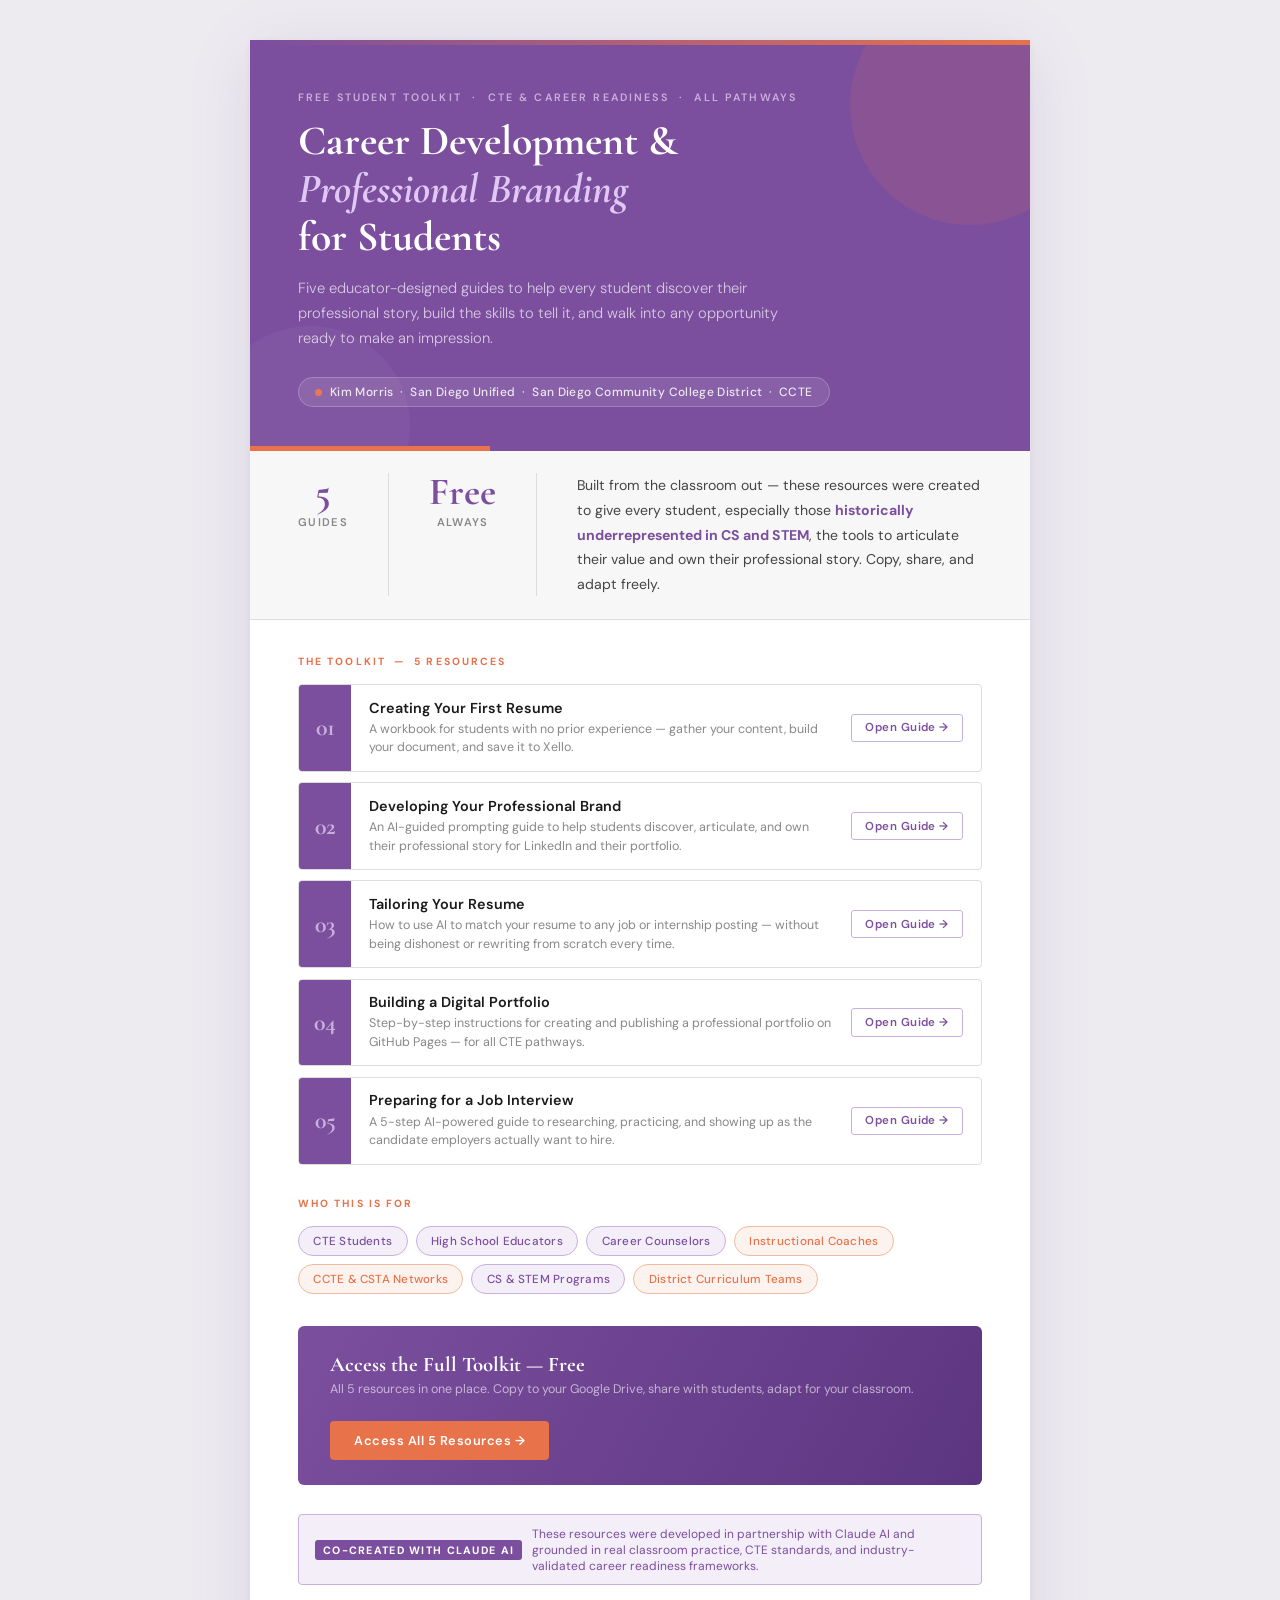
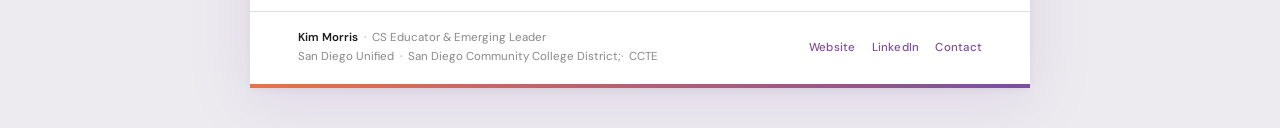
<file: career-dev-toolkit.html>
<!DOCTYPE html>
<html lang="en">
<head>
  <meta charset="UTF-8"/>
  <meta name="viewport" content="width=device-width, initial-scale=1.0"/>
  <title>Career Development & Professional Branding for Students — Kim Morris</title>
  <link href="https://fonts.googleapis.com/css2?family=Cormorant+Garamond:ital,wght@0,400;0,600;0,700;1,400;1,600&family=DM+Sans:ital,wght@0,300;0,400;0,500;0,600;1,300&display=swap" rel="stylesheet"/>
  <style>
    *, *::before, *::after { box-sizing: border-box; margin: 0; padding: 0; }

    :root {
      --purple:     #7B4F9E;
      --purple-lt:  #F3EEF8;
      --purple-md:  #C9B0DC;
      --orange:     #E8724A;
      --orange-lt:  #FDF3EE;
      --black:      #1A1A1A;
      --white:      #FFFFFF;
      --gray-lt:    #F7F7F7;
      --gray-mid:   #888888;
      --gray-rule:  #DDDDDD;
    }

    body {
      background: #EDEBF0;
      font-family: 'DM Sans', sans-serif;
      color: var(--black);
      min-height: 100vh;
      display: flex;
      align-items: flex-start;
      justify-content: center;
      padding: 2.5rem 1rem;
    }

    .flyer {
      width: 780px;
      max-width: 100%;
      background: var(--white);
      box-shadow: 0 12px 60px rgba(123,79,158,0.14), 0 2px 8px rgba(0,0,0,0.06);
      animation: rise 0.7s cubic-bezier(.22,.68,0,1.2) both;
    }

    @keyframes rise {
      from { opacity: 0; transform: translateY(28px); }
      to   { opacity: 1; transform: translateY(0); }
    }

    /* ── TOP GRADIENT BAR ─────────────────── */
    .top-bar {
      height: 5px;
      background: linear-gradient(90deg, var(--purple) 0%, var(--orange) 100%);
    }

    /* ── HEADER ───────────────────────────── */
    .header {
      background: var(--purple);
      padding: 2.8rem 3rem 2.4rem;
      position: relative;
      overflow: hidden;
    }

    .header::before {
      content: '';
      position: absolute;
      top: -60px; right: -60px;
      width: 240px; height: 240px;
      border-radius: 50%;
      background: rgba(232,114,74,0.12);
      pointer-events: none;
    }

    .header::after {
      content: '';
      position: absolute;
      bottom: -80px; left: -40px;
      width: 200px; height: 200px;
      border-radius: 50%;
      background: rgba(255,255,255,0.04);
      pointer-events: none;
    }

    .eyebrow {
      font-size: 0.67rem;
      font-weight: 600;
      letter-spacing: 0.2em;
      text-transform: uppercase;
      color: var(--purple-md);
      margin-bottom: 0.9rem;
    }

    .header h1 {
      font-family: 'Cormorant Garamond', serif;
      font-size: 2.6rem;
      font-weight: 700;
      color: var(--white);
      line-height: 1.15;
      margin-bottom: 0.9rem;
    }

    .header h1 em {
      font-style: italic;
      color: #E0C8F5;
    }

    .tagline {
      font-size: 0.92rem;
      font-weight: 300;
      color: rgba(255,255,255,0.7);
      line-height: 1.7;
      max-width: 520px;
      margin-bottom: 1.6rem;
    }

    .author-chip {
      display: inline-flex;
      align-items: center;
      gap: 0.5rem;
      background: rgba(255,255,255,0.1);
      border: 1px solid rgba(255,255,255,0.2);
      border-radius: 100px;
      padding: 0.4rem 1rem;
    }

    .author-chip .dot {
      width: 7px; height: 7px;
      border-radius: 50%;
      background: var(--orange);
      flex-shrink: 0;
    }

    .author-chip span {
      font-size: 0.75rem;
      font-weight: 500;
      color: rgba(255,255,255,0.85);
      letter-spacing: 0.03em;
    }

    /* ── ACCENT STRIPE ────────────────────── */
    .accent-stripe {
      display: flex;
      height: 5px;
    }
    .accent-stripe .a { flex: 1; background: var(--orange); }
    .accent-stripe .b { flex: 2.25; background: var(--purple); }

    /* ── INTRO ────────────────────────────── */
    .intro-band {
      background: var(--gray-lt);
      padding: 1.4rem 3rem;
      display: flex;
      gap: 2.5rem;
      align-items: flex-start;
      border-bottom: 1px solid var(--gray-rule);
    }

    .intro-stat {
      text-align: center;
      flex-shrink: 0;
    }

    .intro-stat .num {
      font-family: 'Cormorant Garamond', serif;
      font-size: 2.4rem;
      font-weight: 700;
      color: var(--purple);
      line-height: 1;
    }

    .intro-stat .lbl {
      font-size: 0.7rem;
      font-weight: 600;
      text-transform: uppercase;
      letter-spacing: 0.12em;
      color: var(--gray-mid);
      margin-top: 0.2rem;
    }

    .intro-divider {
      width: 1px;
      background: var(--gray-rule);
      align-self: stretch;
      flex-shrink: 0;
    }

    .intro-text {
      font-size: 0.88rem;
      line-height: 1.75;
      color: #444;
    }

    .intro-text strong { color: var(--purple); }

    /* ── BODY ─────────────────────────────── */
    .body { padding: 2.2rem 3rem 1.6rem; }

    .section-label {
      font-size: 0.65rem;
      font-weight: 700;
      letter-spacing: 0.2em;
      text-transform: uppercase;
      color: var(--orange);
      margin-bottom: 1rem;
    }

    /* ── RESOURCE CARDS ───────────────────── */
    .resources {
      display: flex;
      flex-direction: column;
      gap: 0.65rem;
      margin-bottom: 2rem;
    }

    .resource-card {
      display: flex;
      align-items: stretch;
      border: 1px solid var(--gray-rule);
      border-radius: 4px;
      overflow: hidden;
      text-decoration: none;
      color: inherit;
      transition: border-color 0.2s, box-shadow 0.2s, transform 0.15s;
    }

    .resource-card:hover {
      border-color: var(--purple-md);
      box-shadow: 0 3px 16px rgba(123,79,158,0.1);
      transform: translateX(3px);
    }

    .card-num {
      width: 52px;
      flex-shrink: 0;
      background: var(--purple);
      display: flex;
      align-items: center;
      justify-content: center;
      font-family: 'Cormorant Garamond', serif;
      font-size: 1.5rem;
      font-weight: 700;
      color: var(--purple-md);
    }

    .resource-card:hover .card-num {
      background: var(--orange);
      color: var(--white);
    }

    .card-body {
      flex: 1;
      padding: 0.85rem 1.1rem;
      display: flex;
      align-items: center;
      justify-content: space-between;
      gap: 1rem;
    }

    .card-info h3 {
      font-size: 0.9rem;
      font-weight: 600;
      color: var(--black);
      margin-bottom: 0.2rem;
    }

    .card-info p {
      font-size: 0.78rem;
      color: var(--gray-mid);
      line-height: 1.5;
    }

    .card-cta {
      flex-shrink: 0;
      font-size: 0.72rem;
      font-weight: 600;
      color: var(--purple);
      border: 1px solid var(--purple-md);
      border-radius: 3px;
      padding: 0.35rem 0.85rem;
      white-space: nowrap;
      letter-spacing: 0.04em;
      transition: background 0.15s, color 0.15s;
    }

    .resource-card:hover .card-cta {
      background: var(--purple);
      color: var(--white);
      border-color: var(--purple);
    }

    /* ── WHO IS THIS FOR ──────────────────── */
    .audience-row {
      display: flex;
      flex-wrap: wrap;
      gap: 0.5rem;
      margin-bottom: 2rem;
    }

    .pill {
      font-size: 0.73rem;
      font-weight: 500;
      padding: 0.38rem 0.9rem;
      border-radius: 100px;
      letter-spacing: 0.02em;
    }

    .pill-purple {
      background: var(--purple-lt);
      color: var(--purple);
      border: 1px solid var(--purple-md);
    }

    .pill-orange {
      background: var(--orange-lt);
      color: var(--orange);
      border: 1px solid #F0B99E;
    }

    /* ── CTA BLOCK ────────────────────────── */
    .cta-block {
      background: linear-gradient(120deg, var(--purple) 0%, #5C3580 100%);
      border-radius: 6px;
      padding: 1.6rem 2rem;
      display: flex;
      align-items: center;
      justify-content: space-between;
      gap: 1.5rem;
      flex-wrap: wrap;
      margin-bottom: 1.8rem;
    }

    .cta-block h4 {
      font-family: 'Cormorant Garamond', serif;
      font-size: 1.3rem;
      font-weight: 700;
      color: var(--white);
      margin-bottom: 0.25rem;
    }

    .cta-block p {
      font-size: 0.78rem;
      color: rgba(255,255,255,0.6);
    }

    .cta-btn {
      background: var(--orange);
      color: var(--white);
      font-size: 0.8rem;
      font-weight: 600;
      text-decoration: none;
      padding: 0.7rem 1.5rem;
      border-radius: 4px;
      white-space: nowrap;
      letter-spacing: 0.04em;
      flex-shrink: 0;
      transition: background 0.2s;
    }

    .cta-btn:hover { background: #D45F38; }

    /* ── AI CREDIT ────────────────────────── */
    .ai-credit {
      display: flex;
      align-items: center;
      gap: 0.6rem;
      background: var(--purple-lt);
      border: 1px solid var(--purple-md);
      border-radius: 4px;
      padding: 0.65rem 1rem;
      margin-bottom: 0;
    }

    .ai-credit .badge {
      font-size: 0.67rem;
      font-weight: 700;
      letter-spacing: 0.12em;
      text-transform: uppercase;
      color: var(--white);
      background: var(--purple);
      border-radius: 3px;
      padding: 0.18rem 0.5rem;
      flex-shrink: 0;
    }

    .ai-credit p {
      font-size: 0.75rem;
      color: var(--purple);
    }

    /* ── FOOTER ───────────────────────────── */
    .footer {
      border-top: 1px solid var(--gray-rule);
      padding: 1.1rem 3rem;
      display: flex;
      align-items: center;
      justify-content: space-between;
      flex-wrap: wrap;
      gap: 0.6rem;
    }

    .footer-left {
      font-size: 0.72rem;
      color: var(--gray-mid);
      line-height: 1.6;
    }

    .footer-left strong { color: var(--black); font-weight: 600; }

    .footer-links {
      display: flex;
      gap: 1rem;
    }

    .footer-links a {
      font-size: 0.72rem;
      font-weight: 500;
      color: var(--purple);
      text-decoration: none;
      letter-spacing: 0.02em;
      transition: color 0.15s;
    }

    .footer-links a:hover { color: var(--orange); }

    .bottom-bar {
      height: 4px;
      background: linear-gradient(90deg, var(--orange) 0%, var(--purple) 100%);
    }

    /* ── RESPONSIVE ───────────────────────── */
    @media (max-width: 600px) {
      .header, .body, .footer { padding-left: 1.5rem; padding-right: 1.5rem; }
      .intro-band { padding: 1.2rem 1.5rem; flex-direction: column; gap: 1rem; }
      .intro-divider { display: none; }
      .header h1 { font-size: 1.9rem; }
      .card-cta { display: none; }
    }
  </style>
</head>
<body>
  <div class="flyer">
    <div class="top-bar"></div>

    <!-- HEADER -->
    <div class="header">
      <div class="eyebrow">Free Student Toolkit &nbsp;·&nbsp; CTE &amp; Career Readiness &nbsp;·&nbsp; All Pathways</div>
      <h1>Career Development &amp;<br/><em>Professional Branding</em><br/>for Students</h1>
      <p class="tagline">
        Five educator-designed guides to help every student discover their professional story, build the skills to tell it, and walk into any opportunity ready to make an impression.
      </p>
      <div class="author-chip">
        <div class="dot"></div>
        <span>Kim Morris &nbsp;·&nbsp; San Diego Unified &nbsp;·&nbsp; San Diego Community College District &nbsp;·&nbsp; CCTE</span>
      </div>
    </div>

    <div class="accent-stripe"><div class="a"></div><div class="b"></div></div>

    <!-- INTRO BAND -->
    <div class="intro-band">
      <div class="intro-stat">
        <div class="num">5</div>
        <div class="lbl">Guides</div>
      </div>
      <div class="intro-divider"></div>
      <div class="intro-stat">
        <div class="num">Free</div>
        <div class="lbl">Always</div>
      </div>
      <div class="intro-divider"></div>
      <div class="intro-text">
        Built from the classroom out — these resources were created to give every student, especially those <strong>historically underrepresented in CS and STEM</strong>, the tools to articulate their value and own their professional story. Copy, share, and adapt freely.
      </div>
    </div>

    <!-- BODY -->
    <div class="body">

      <div class="section-label">The Toolkit &nbsp;—&nbsp; 5 Resources</div>

      <div class="resources">

        <a class="resource-card" href="https://drive.google.com/file/d/1-9-_1mrr4KiLFebQMWWWoTAXJpw4ro8j/view?usp=sharing" target="_blank">
          <div class="card-num">01</div>
          <div class="card-body">
            <div class="card-info">
              <h3>Creating Your First Resume</h3>
              <p>A workbook for students with no prior experience — gather your content, build your document, and save it to Xello.</p>
            </div>
            <div class="card-cta">Open Guide →</div>
          </div>
        </a>

        <a class="resource-card" href="https://drive.google.com/file/d/188w8HzasrgvN1wQTfeZWkssmCIJVnFHv/view?usp=sharing" target="_blank">
          <div class="card-num">02</div>
          <div class="card-body">
            <div class="card-info">
              <h3>Developing Your Professional Brand</h3>
              <p>An AI-guided prompting guide to help students discover, articulate, and own their professional story for LinkedIn and their portfolio.</p>
            </div>
            <div class="card-cta">Open Guide →</div>
          </div>
        </a>

        <a class="resource-card" href="https://drive.google.com/file/d/1Ka66ME8csGGIg5x1bx1LdLFZ5oD1Cffg/view?usp=sharing" target="_blank">
          <div class="card-num">03</div>
          <div class="card-body">
            <div class="card-info">
              <h3>Tailoring Your Resume</h3>
              <p>How to use AI to match your resume to any job or internship posting — without being dishonest or rewriting from scratch every time.</p>
            </div>
            <div class="card-cta">Open Guide →</div>
          </div>
        </a>

        <a class="resource-card" href="https://drive.google.com/file/d/1KF1cQmdz42SUChbEuB0FrA90D1-_lAhk/view?usp=sharing" target="_blank">
          <div class="card-num">04</div>
          <div class="card-body">
            <div class="card-info">
              <h3>Building a Digital Portfolio</h3>
              <p>Step-by-step instructions for creating and publishing a professional portfolio on GitHub Pages — for all CTE pathways.</p>
            </div>
            <div class="card-cta">Open Guide →</div>
          </div>
        </a>

        <a class="resource-card" href="https://drive.google.com/file/d/1dO0jaq1j5LdSmjo9NxefFNT7TLeMhaWh/view?usp=sharing" target="_blank">
          <div class="card-num">05</div>
          <div class="card-body">
            <div class="card-info">
              <h3>Preparing for a Job Interview</h3>
              <p>A 5-step AI-powered guide to researching, practicing, and showing up as the candidate employers actually want to hire.</p>
            </div>
            <div class="card-cta">Open Guide →</div>
          </div>
        </a>

      </div>

      <div class="section-label">Who This Is For</div>
      <div class="audience-row">
        <span class="pill pill-purple">CTE Students</span>
        <span class="pill pill-purple">High School Educators</span>
        <span class="pill pill-purple">Career Counselors</span>
        <span class="pill pill-orange">Instructional Coaches</span>
        <span class="pill pill-orange">CCTE &amp; CSTA Networks</span>
        <span class="pill pill-purple">CS &amp; STEM Programs</span>
        <span class="pill pill-orange">District Curriculum Teams</span>
      </div>

      <div class="cta-block">
        <div>
          <h4>Access the Full Toolkit — Free</h4>
          <p>All 5 resources in one place. Copy to your Google Drive, share with students, adapt for your classroom.</p>
        </div>
        <a class="cta-btn" href="https://drive.google.com/drive/folders/167OZbL4wlAnjQ8OKJjH1GBngu0487ojW?usp=sharing" target="_blank">Access All 5 Resources →</a>
      </div>

      <div class="ai-credit">
        <span class="badge">Co-Created with Claude AI</span>
        <p>These resources were developed in partnership with Claude AI and grounded in real classroom practice, CTE standards, and industry-validated career readiness frameworks.</p>
      </div>

    </div>

    <!-- FOOTER -->
    <div class="footer">
      <div class="footer-left">
        <strong>Kim Morris</strong> &nbsp;·&nbsp; CS Educator &amp; Emerging Leader<br/>
        San Diego Unified &nbsp;·&nbsp; San Diego Community College District;·&nbsp; CCTE
      </div>
      <div class="footer-links">
        <a href="https://kmorr008.github.io/" target="_blank">Website</a>
        <a href="https://www.linkedin.com/in/kimberlycmorris" target="_blank">LinkedIn</a>
        <a href="mailto:kmorr008@gmail.com">Contact</a>
      </div>
    </div>
    <div class="bottom-bar"></div>
  </div>
</body>
</html>
</file>
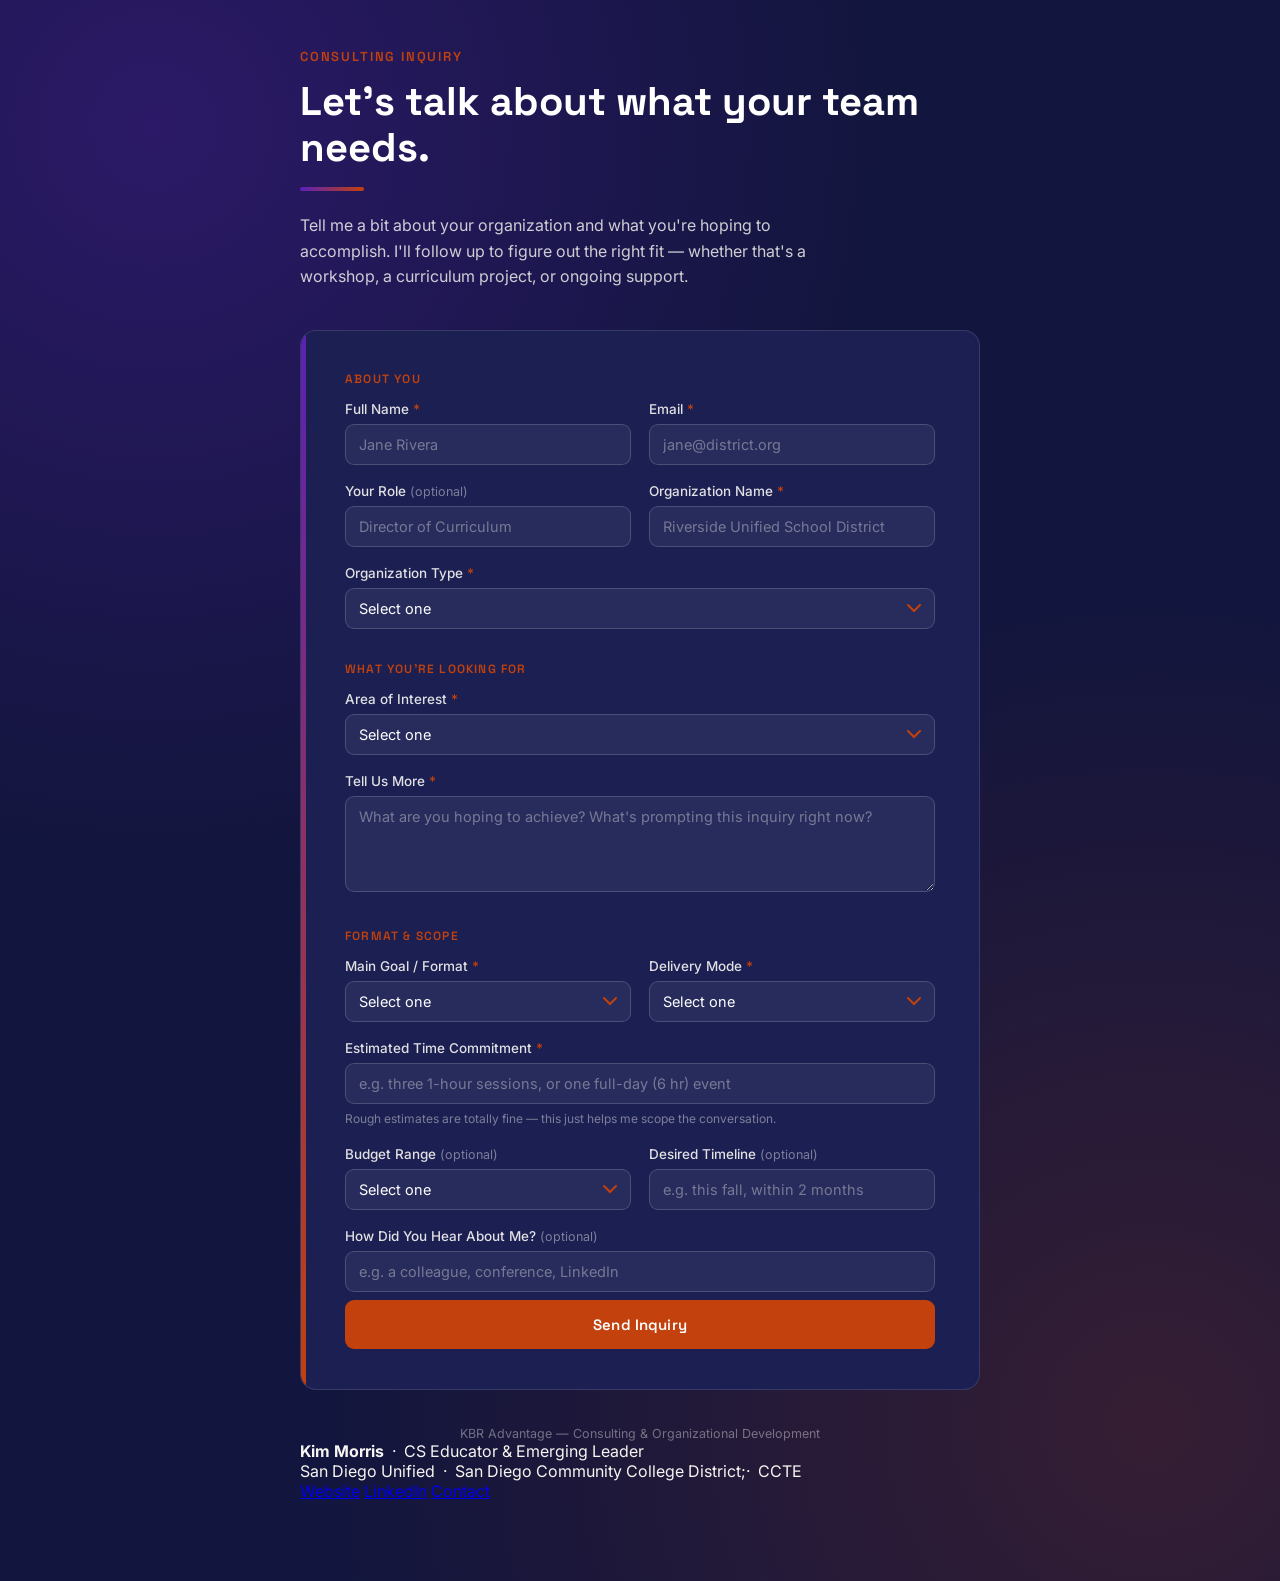
<file: consulting_contact.html>
<!DOCTYPE html>
<html lang="en">
<head>
<meta charset="UTF-8">
<meta name="viewport" content="width=device-width, initial-scale=1.0">
<title>Consulting Inquiry — KBR Advantage</title>
<link rel="preconnect" href="https://fonts.googleapis.com">
<link rel="preconnect" href="https://fonts.gstatic.com" crossorigin>
<link href="https://fonts.googleapis.com/css2?family=Space+Grotesk:wght@500;600;700&family=Inter:wght@400;500;600&display=swap" rel="stylesheet">
<style>
  :root{
    --navy:#12153D;
    --navy-panel:#1B1F52;
    --violet:#5B21B6;
    --terracotta:#C2410C;
    --charcoal:#3A3A3F;
    --cream:#F7F5F2;
    --border:rgba(255,255,255,0.12);
  }

  *{ box-sizing:border-box; }

  body{
    margin:0;
    background:var(--navy);
    background-image:
      radial-gradient(circle at 12% 8%, rgba(91,33,182,0.35), transparent 40%),
      radial-gradient(circle at 90% 90%, rgba(194,65,12,0.20), transparent 45%);
    font-family:'Inter', sans-serif;
    color:var(--cream);
    min-height:100vh;
    padding:48px 20px 80px;
  }

  .wrap{
    max-width:680px;
    margin:0 auto;
  }

  .eyebrow{
    font-family:'Space Grotesk', sans-serif;
    font-size:13px;
    font-weight:600;
    letter-spacing:0.14em;
    text-transform:uppercase;
    color:var(--terracotta);
    margin:0 0 14px;
  }

  h1{
    font-family:'Space Grotesk', sans-serif;
    font-size:clamp(28px, 5vw, 40px);
    font-weight:700;
    line-height:1.15;
    margin:0 0 16px;
    color:#fff;
  }

  .divider{
    width:64px;
    height:4px;
    background:linear-gradient(90deg, var(--violet), var(--terracotta));
    border-radius:2px;
    margin:0 0 22px;
  }

  .intro{
    font-size:16px;
    line-height:1.6;
    color:rgba(247,245,242,0.82);
    max-width:56ch;
    margin:0 0 40px;
  }

  form{
    position:relative;
    background:var(--navy-panel);
    border:1px solid var(--border);
    border-radius:16px;
    padding:40px clamp(20px, 5vw, 44px);
    overflow:hidden;
  }

  form::before{
    content:"";
    position:absolute;
    top:0; left:0; bottom:0;
    width:5px;
    background:linear-gradient(180deg, var(--violet), var(--terracotta));
  }

  fieldset{
    border:none;
    margin:0 0 32px;
    padding:0;
  }

  fieldset:last-of-type{ margin-bottom:8px; }

  legend{
    font-family:'Space Grotesk', sans-serif;
    font-size:12px;
    font-weight:600;
    letter-spacing:0.1em;
    text-transform:uppercase;
    color:var(--terracotta);
    padding:0 0 14px;
  }

  .row{
    display:grid;
    grid-template-columns:1fr 1fr;
    gap:18px;
  }

  @media (max-width:560px){
    .row{ grid-template-columns:1fr; }
  }

  .field{ margin-bottom:18px; }
  .field:last-child{ margin-bottom:0; }

  label{
    display:block;
    font-size:13.5px;
    font-weight:500;
    color:rgba(247,245,242,0.9);
    margin-bottom:7px;
  }

  label .req{ color:var(--terracotta); }
  label .opt{
    font-weight:400;
    color:rgba(247,245,242,0.45);
    font-size:12.5px;
  }

  input[type="text"],
  input[type="email"],
  select,
  textarea{
    width:100%;
    background:rgba(255,255,255,0.06);
    border:1px solid rgba(255,255,255,0.16);
    border-radius:9px;
    padding:11px 13px;
    font-family:'Inter', sans-serif;
    font-size:14.5px;
    color:#fff;
    transition:border-color 0.15s ease, background 0.15s ease;
  }

  input::placeholder, textarea::placeholder{
    color:rgba(247,245,242,0.38);
  }

  input:focus, select:focus, textarea:focus{
    outline:none;
    border-color:var(--terracotta);
    background:rgba(255,255,255,0.09);
  }

  select{
    appearance:none;
    -webkit-appearance:none;
    background-image:url('data:image/svg+xml;utf8,<svg xmlns="http://www.w3.org/2000/svg" width="14" height="9"><path d="M1 1l6 6 6-6" stroke="%23C2410C" stroke-width="2" fill="none" stroke-linecap="round"/></svg>');
    background-repeat:no-repeat;
    background-position:right 13px center;
    padding-right:34px;
  }

  select option{ background:#1B1F52; color:#fff; }

  textarea{
    resize:vertical;
    min-height:96px;
  }

  .hint{
    font-size:12px;
    color:rgba(247,245,242,0.45);
    margin-top:6px;
    line-height:1.5;
  }

  button[type="submit"]{
    width:100%;
    background:var(--terracotta);
    color:#fff;
    border:none;
    border-radius:9px;
    padding:15px 20px;
    font-family:'Space Grotesk', sans-serif;
    font-size:15px;
    font-weight:600;
    letter-spacing:0.01em;
    cursor:pointer;
    transition:background 0.15s ease, transform 0.1s ease;
  }

  button[type="submit"]:hover{ background:#a8390a; }
  button[type="submit"]:active{ transform:scale(0.99); }
  button[type="submit"]:disabled{
    background:rgba(194,65,12,0.4);
    cursor:not-allowed;
  }

  #status{
    margin-top:18px;
    font-size:14px;
    line-height:1.6;
    display:none;
  }

  #status.success{
    display:block;
    color:#8FE3B0;
  }

  #status.error{
    display:block;
    color:#F3A1A1;
  }

  footer{
    text-align:center;
    margin-top:36px;
    font-size:12.5px;
    color:rgba(247,245,242,0.4);
  }
</style>
</head>
<body>
<div class="wrap">

  <p class="eyebrow">Consulting Inquiry</p>
  <h1>Let's talk about what your team needs.</h1>
  <div class="divider"></div>
  <p class="intro">
    Tell me a bit about your organization and what you're hoping to accomplish.
    I'll follow up to figure out the right fit — whether that's a workshop,
    a curriculum project, or ongoing support.
  </p>

  <form id="consultingForm">

    <fieldset>
      <legend>About You</legend>
      <div class="row">
        <div class="field">
          <label for="name">Full Name <span class="req">*</span></label>
          <input type="text" id="name" name="name" required placeholder="Jane Rivera">
        </div>
        <div class="field">
          <label for="email">Email <span class="req">*</span></label>
          <input type="email" id="email" name="email" required placeholder="jane@district.org">
        </div>
      </div>
      <div class="row">
        <div class="field">
          <label for="role">Your Role <span class="opt">(optional)</span></label>
          <input type="text" id="role" name="role" placeholder="Director of Curriculum">
        </div>
        <div class="field">
          <label for="orgName">Organization Name <span class="req">*</span></label>
          <input type="text" id="orgName" name="orgName" required placeholder="Riverside Unified School District">
        </div>
      </div>
      <div class="field">
        <label for="orgType">Organization Type <span class="req">*</span></label>
        <select id="orgType" name="orgType" required>
          <option value="" disabled selected>Select one</option>
          <option value="School District">School</option>
          <option value="Small Business">Business</option>
          <option value="Other">Other</option>
        </select>
      </div>
    </fieldset>

    <fieldset>
      <legend>What You're Looking For</legend>
      <div class="field">
        <label for="serviceArea">Area of Interest <span class="req">*</span></label>
        <select id="serviceArea" name="serviceArea" required>
          <option value="" disabled selected>Select one</option>
          <option value="AI Literacy & Professional Development">AI Literacy & Professional Development</option>
          <option value="CS/CTE Curriculum Consulting">CS/CTE Curriculum Consulting</option>
          <option value="IT Solutions & Cybersecurity">IT Solutions & Cybersecurity</option>
          <option value="Not Sure / General Inquiry">Not Sure / General Inquiry</option>
          <option value="Both / Multiple Areas">Both / Multiple Areas</option>
        </select>
      </div>
      <div class="field">
        <label for="details">Tell Us More <span class="req">*</span></label>
        <textarea id="details" name="details" required placeholder="What are you hoping to achieve? What's prompting this inquiry right now?"></textarea>
      </div>
    </fieldset>

    <fieldset>
      <legend>Format & Scope</legend>
      <div class="row">
        <div class="field">
          <label for="format">Main Goal / Format <span class="req">*</span></label>
          <select id="format" name="format" required>
            <option value="" disabled selected>Select one</option>
            <option value="Workshop">Workshop</option>
            <option value="Keynote / Speaking Engagement">Keynote / Speaking Engagement</option>
            <option value="Curriculum / Resource Development">Curriculum / Resource Development</option>
            <option value="Ongoing Consulting">Ongoing Consulting</option>
            <option value="Other">Other</option>
          </select>
        </div>
        <div class="field">
          <label for="deliveryMode">Delivery Mode <span class="req">*</span></label>
          <select id="deliveryMode" name="deliveryMode" required>
            <option value="" disabled selected>Select one</option>
            <option value="In-Person">In-Person</option>
            <option value="Virtual">Virtual</option>
            <option value="Asynchronous / Self-Paced">Asynchronous / Self-Paced</option>
            <option value="Hybrid">Hybrid</option>
          </select>
        </div>
      </div>
      <div class="field">
        <label for="timeCommitment">Estimated Time Commitment <span class="req">*</span></label>
        <input type="text" id="timeCommitment" name="timeCommitment" required placeholder="e.g. three 1-hour sessions, or one full-day (6 hr) event">
        <p class="hint">Rough estimates are totally fine — this just helps me scope the conversation.</p>
      </div>
      <div class="row">
        <div class="field">
          <label for="budget">Budget Range <span class="opt">(optional)</span></label>
          <select id="budget" name="budget">
            <option value="" disabled selected>Select one</option>
            <option value="Under $1,000">Under $1,000</option>
            <option value="$1,000 – $2,500">$1,000 – $2,500</option>
            <option value="$2,500 – $5,000">$2,500 – $5,000</option>
            <option value="$5,000 – $10,000">$5,000 – $10,000</option>
            <option value="$10,000+">$10,000+</option>
            <option value="Not sure yet">Not sure yet</option>
          </select>
        </div>
        <div class="field">
          <label for="timeline">Desired Timeline <span class="opt">(optional)</span></label>
          <input type="text" id="timeline" name="timeline" placeholder="e.g. this fall, within 2 months">
        </div>
      </div>
      <div class="field">
        <label for="referral">How Did You Hear About Me? <span class="opt">(optional)</span></label>
        <input type="text" id="referral" name="referral" placeholder="e.g. a colleague, conference, LinkedIn">
      </div>
    </fieldset>

    <button type="submit" id="submitBtn">Send Inquiry</button>
    <div id="status"></div>
  </form>

  <footer>KBR Advantage — Consulting &amp; Organizational Development</footer>
   <!-- FOOTER -->
    <div class="footer">
      <div class="footer-left">
        <strong>Kim Morris</strong> &nbsp;·&nbsp; CS Educator &amp; Emerging Leader<br/>
        San Diego Unified &nbsp;·&nbsp; San Diego Community College District;·&nbsp; CCTE
      </div>
      <div class="footer-links">
        <a href="https://kmorr008.github.io/" target="_blank">Website</a>
        <a href="https://www.linkedin.com/in/kimberlycmorris" target="_blank">LinkedIn</a>
        <a href="mailto:kmorr008@gmail.com">Contact</a>
      </div>
    </div>
    <div class="bottom-bar"></div>
  </div>
</div>

<script>
  // Paste the Web App URL you get after deploying the Google Apps Script
  // (see the accompanying Apps Script file/instructions) between the quotes below.
  const SCRIPT_URL = "https://script.google.com/macros/s/AKfycbyfM4mVAUYakIBM04og1Cup7ibKfp3LxwNSWsDyLNYWrmzZsOeicFQ0h-Fc59WygXyU/exec";

  const form = document.getElementById('consultingForm');
  const statusEl = document.getElementById('status');
  const submitBtn = document.getElementById('submitBtn');

  form.addEventListener('submit', async function(e){
    e.preventDefault();

    if (SCRIPT_URL.indexOf('PASTE_YOUR') === 0) {
      statusEl.className = 'error';
      statusEl.textContent = 'Form isn\'t connected yet — add your Google Apps Script Web App URL in the code.';
      return;
    }

    submitBtn.disabled = true;
    submitBtn.textContent = 'Sending...';
    statusEl.className = '';
    statusEl.textContent = '';

    const data = Object.fromEntries(new FormData(form).entries());
    data.submittedAt = new Date().toISOString();

    try {
      await fetch(SCRIPT_URL, {
        method: 'POST',
        mode: 'no-cors',
        headers: { 'Content-Type': 'text/plain;charset=utf-8' },
        body: JSON.stringify(data)
      });

      // 'no-cors' mode means we can't read the response, so we optimistically
      // assume success once the request completes without throwing.
      statusEl.className = 'success';
      statusEl.textContent = "Thanks — your inquiry is in! I'll be in touch soon.";
      form.reset();
    } catch (err) {
      statusEl.className = 'error';
      statusEl.textContent = 'Something went wrong sending your inquiry. Please try again or email directly.';
    } finally {
      submitBtn.disabled = false;
      submitBtn.textContent = 'Send Inquiry';
    }
  });
</script>
</body>
</html>
</file>
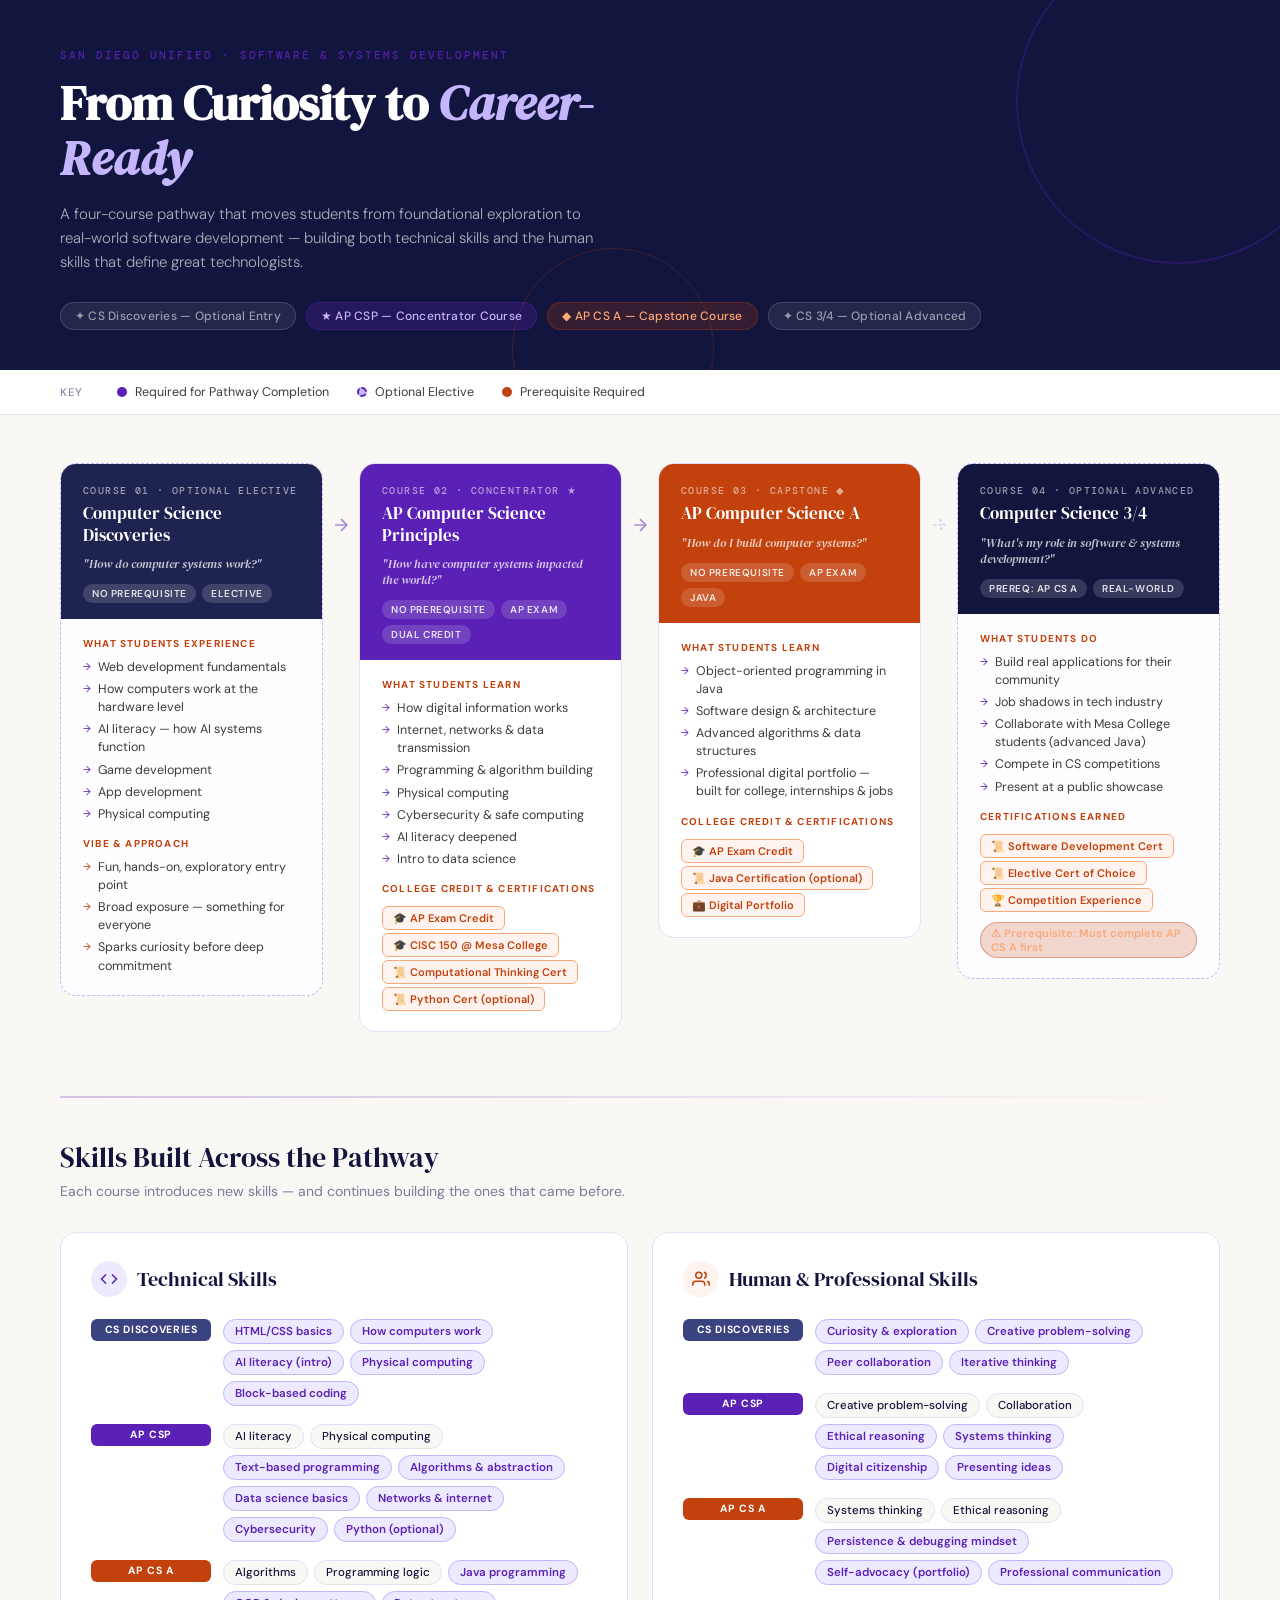
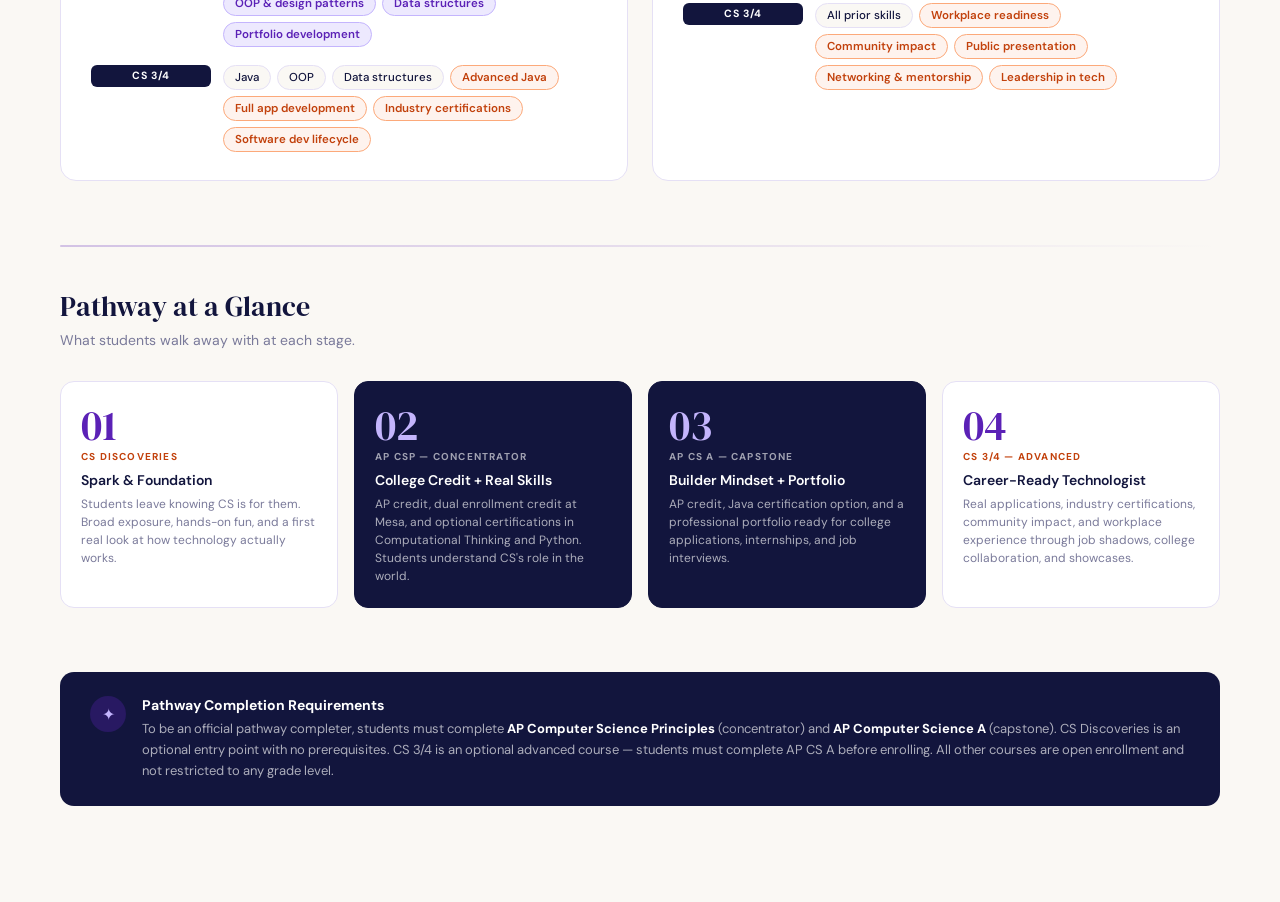
<file: SSDPathway.html>
<!DOCTYPE html>
<html lang="en">
<head>
<meta charset="UTF-8">
<meta name="viewport" content="width=device-width, initial-scale=1.0">
<title>Software & Systems Development Pathway</title>
<link href="https://fonts.googleapis.com/css2?family=DM+Serif+Display:ital@0;1&family=DM+Sans:wght@300;400;500;600;700&family=DM+Mono:wght@400;500&display=swap" rel="stylesheet">
<style>
  :root {
    --navy: #12153D;
    --violet: #5B21B6;
    --orange: #C2410C;
    --charcoal: #3D3D3D;
    --cream: #FAF8F4;
    --light-violet: #EDE9FE;
    --light-orange: #FEF3EE;
    --white: #FFFFFF;
    --border: #E5E0F5;
  }

  * { margin: 0; padding: 0; box-sizing: border-box; }

  body {
    font-family: 'DM Sans', sans-serif;
    background: var(--cream);
    color: var(--charcoal);
    min-height: 100vh;
  }

  /* HEADER */
  .header {
    background: var(--navy);
    padding: 48px 60px 40px;
    position: relative;
    overflow: hidden;
  }

  .header::before {
    content: '';
    position: absolute;
    top: -60px; right: -60px;
    width: 320px; height: 320px;
    border-radius: 50%;
    border: 2px solid rgba(91,33,182,0.3);
  }
  .header::after {
    content: '';
    position: absolute;
    bottom: -80px; left: 40%;
    width: 200px; height: 200px;
    border-radius: 50%;
    border: 1px solid rgba(194,65,12,0.25);
  }

  .pathway-label {
    font-family: 'DM Mono', monospace;
    font-size: 11px;
    font-weight: 500;
    letter-spacing: 0.18em;
    text-transform: uppercase;
    color: var(--violet);
    margin-bottom: 14px;
    opacity: 0.9;
  }

  .header h1 {
    font-family: 'DM Serif Display', serif;
    font-size: clamp(30px, 4vw, 48px);
    color: var(--white);
    line-height: 1.15;
    max-width: 600px;
    margin-bottom: 16px;
  }

  .header h1 em {
    font-style: italic;
    color: #C4B5FD;
  }

  .header-tagline {
    font-size: 15px;
    color: rgba(255,255,255,0.65);
    font-weight: 300;
    max-width: 540px;
    line-height: 1.6;
  }

  .header-badges {
    display: flex;
    gap: 10px;
    margin-top: 28px;
    flex-wrap: wrap;
  }

  .badge {
    padding: 5px 14px;
    border-radius: 100px;
    font-size: 12px;
    font-weight: 500;
    letter-spacing: 0.02em;
  }
  .badge-concentrator { background: rgba(91,33,182,0.25); color: #C4B5FD; border: 1px solid rgba(91,33,182,0.4); }
  .badge-capstone { background: rgba(194,65,12,0.2); color: #FCA97A; border: 1px solid rgba(194,65,12,0.35); }
  .badge-optional { background: rgba(255,255,255,0.08); color: rgba(255,255,255,0.55); border: 1px solid rgba(255,255,255,0.15); }

  /* LEGEND */
  .legend-bar {
    background: var(--white);
    border-bottom: 1px solid var(--border);
    padding: 14px 60px;
    display: flex;
    gap: 28px;
    align-items: center;
    flex-wrap: wrap;
  }

  .legend-label {
    font-size: 11px;
    font-weight: 600;
    letter-spacing: 0.1em;
    text-transform: uppercase;
    color: #9B92B8;
    margin-right: 6px;
  }

  .legend-item {
    display: flex;
    align-items: center;
    gap: 8px;
    font-size: 12.5px;
    color: var(--charcoal);
  }

  .legend-dot {
    width: 10px; height: 10px;
    border-radius: 50%;
    flex-shrink: 0;
  }

  .dot-required { background: var(--violet); }
  .dot-optional { background: #C4B5FD; border: 2px dashed var(--violet); }
  .dot-prereq { background: var(--orange); }

  /* MAIN LAYOUT */
  .main {
    padding: 48px 60px;
    max-width: 1300px;
    margin: 0 auto;
  }

  /* PATHWAY FLOW */
  .pathway-flow {
    display: flex;
    align-items: flex-start;
    gap: 0;
    margin-bottom: 64px;
    position: relative;
  }

  .flow-item {
    flex: 1;
    position: relative;
  }

  .flow-connector {
    width: 36px;
    flex-shrink: 0;
    display: flex;
    align-items: center;
    justify-content: center;
    padding-top: 52px;
  }

  .flow-connector svg {
    color: var(--violet);
    opacity: 0.5;
  }

  .flow-connector.dashed svg {
    color: #C4B5FD;
    opacity: 0.6;
  }

  .course-card {
    background: var(--white);
    border-radius: 16px;
    overflow: hidden;
    border: 1px solid var(--border);
    height: 100%;
    transition: box-shadow 0.2s;
  }

  .course-card:hover {
    box-shadow: 0 8px 32px rgba(18,21,61,0.1);
  }

  .course-card.optional-card {
    border-style: dashed;
    border-color: #C4B5FD;
    background: #FDFCFF;
  }

  .card-header {
    padding: 20px 22px 16px;
    position: relative;
  }

  .card-header.navy-bg { background: var(--navy); }
  .card-header.violet-bg { background: var(--violet); }
  .card-header.orange-bg { background: var(--orange); }
  .card-header.soft-navy { background: #1E2350; }

  .course-num {
    font-family: 'DM Mono', monospace;
    font-size: 10px;
    font-weight: 500;
    letter-spacing: 0.14em;
    text-transform: uppercase;
    margin-bottom: 6px;
    opacity: 0.7;
    color: rgba(255,255,255,0.8);
  }

  .course-name {
    font-family: 'DM Serif Display', serif;
    font-size: 17px;
    color: var(--white);
    line-height: 1.25;
    margin-bottom: 10px;
  }

  .course-question {
    font-size: 11.5px;
    font-style: italic;
    color: rgba(255,255,255,0.75);
    line-height: 1.4;
    font-family: 'DM Serif Display', serif;
  }

  .card-tags {
    display: flex;
    gap: 6px;
    margin-top: 12px;
    flex-wrap: wrap;
  }

  .card-tag {
    font-size: 10px;
    font-weight: 600;
    letter-spacing: 0.06em;
    text-transform: uppercase;
    padding: 3px 9px;
    border-radius: 100px;
    background: rgba(255,255,255,0.15);
    color: rgba(255,255,255,0.85);
  }

  .card-body {
    padding: 18px 22px 20px;
  }

  .card-section-label {
    font-size: 10px;
    font-weight: 700;
    letter-spacing: 0.12em;
    text-transform: uppercase;
    color: var(--orange);
    margin-bottom: 8px;
    margin-top: 14px;
  }

  .card-section-label:first-child { margin-top: 0; }

  .card-list {
    list-style: none;
    display: flex;
    flex-direction: column;
    gap: 4px;
  }

  .card-list li {
    font-size: 12.5px;
    color: var(--charcoal);
    display: flex;
    align-items: flex-start;
    gap: 7px;
    line-height: 1.45;
  }

  .card-list li::before {
    content: '→';
    font-size: 10px;
    color: var(--violet);
    margin-top: 2px;
    flex-shrink: 0;
  }

  .card-list.orange-bullets li::before { color: var(--orange); }

  .cert-chip {
    display: inline-flex;
    align-items: center;
    gap: 5px;
    background: var(--light-orange);
    border: 1px solid #FCA97A;
    color: var(--orange);
    font-size: 11px;
    font-weight: 600;
    padding: 4px 10px;
    border-radius: 6px;
    margin: 3px 3px 0 0;
  }

  .cert-chip svg { flex-shrink: 0; }

  /* SKILLS PROGRESSION */
  .section-title {
    font-family: 'DM Serif Display', serif;
    font-size: 28px;
    color: var(--navy);
    margin-bottom: 6px;
  }

  .section-subtitle {
    font-size: 14px;
    color: #7A7A9A;
    margin-bottom: 32px;
    font-weight: 400;
  }

  .skills-grid {
    display: grid;
    grid-template-columns: 1fr 1fr;
    gap: 24px;
    margin-bottom: 64px;
  }

  .skills-panel {
    background: var(--white);
    border-radius: 16px;
    padding: 28px 30px;
    border: 1px solid var(--border);
  }

  .skills-panel-title {
    font-family: 'DM Serif Display', serif;
    font-size: 20px;
    color: var(--navy);
    margin-bottom: 22px;
    display: flex;
    align-items: center;
    gap: 10px;
  }

  .skills-panel-title .icon-circle {
    width: 36px; height: 36px;
    border-radius: 50%;
    display: flex; align-items: center; justify-content: center;
    flex-shrink: 0;
  }

  .ic-tech { background: var(--light-violet); color: var(--violet); }
  .ic-soft { background: var(--light-orange); color: var(--orange); }

  .skill-row {
    display: grid;
    grid-template-columns: 120px 1fr;
    gap: 12px;
    margin-bottom: 18px;
    align-items: start;
  }

  .skill-row:last-child { margin-bottom: 0; }

  .skill-course-label {
    font-size: 10.5px;
    font-weight: 700;
    letter-spacing: 0.06em;
    text-transform: uppercase;
    color: var(--white);
    padding: 4px 10px;
    border-radius: 6px;
    text-align: center;
    line-height: 1.3;
  }

  .scl-1 { background: #3B4280; }
  .scl-2 { background: var(--violet); }
  .scl-3 { background: var(--orange); }
  .scl-4 { background: var(--navy); }

  .skill-pills {
    display: flex;
    flex-wrap: wrap;
    gap: 6px;
  }

  .skill-pill {
    font-size: 11.5px;
    padding: 4px 11px;
    border-radius: 100px;
    font-weight: 500;
    color: var(--navy);
    background: var(--cream);
    border: 1px solid var(--border);
  }

  .skill-pill.new {
    background: #EDE9FE;
    border-color: #C4B5FD;
    color: var(--violet);
    font-weight: 600;
  }

  .skill-pill.advanced {
    background: #FEF3EE;
    border-color: #FCA97A;
    color: var(--orange);
    font-weight: 600;
  }

  /* PATHWAY COMPLETION SUMMARY */
  .completion-row {
    display: grid;
    grid-template-columns: repeat(4, 1fr);
    gap: 16px;
    margin-bottom: 64px;
  }

  .completion-card {
    background: var(--white);
    border-radius: 14px;
    padding: 22px 20px;
    border: 1px solid var(--border);
    position: relative;
  }

  .completion-card.highlight {
    background: var(--navy);
    border-color: var(--navy);
  }

  .completion-card.highlight .cc-label { color: rgba(255,255,255,0.6); }
  .completion-card.highlight .cc-title { color: var(--white); }
  .completion-card.highlight .cc-desc { color: rgba(255,255,255,0.65); }

  .cc-num {
    font-family: 'DM Serif Display', serif;
    font-size: 42px;
    color: var(--violet);
    line-height: 1;
    margin-bottom: 4px;
  }

  .completion-card.highlight .cc-num { color: #C4B5FD; }

  .cc-label {
    font-size: 10px;
    font-weight: 700;
    letter-spacing: 0.12em;
    text-transform: uppercase;
    color: var(--orange);
    margin-bottom: 8px;
  }

  .cc-title {
    font-size: 14px;
    font-weight: 600;
    color: var(--navy);
    margin-bottom: 6px;
    line-height: 1.3;
  }

  .cc-desc {
    font-size: 12px;
    color: #7A7A9A;
    line-height: 1.5;
  }

  /* DIVIDER */
  .divider {
    height: 2px;
    background: linear-gradient(90deg, var(--violet), transparent);
    margin-bottom: 40px;
    border-radius: 2px;
    opacity: 0.25;
  }

  /* FOOTER NOTE */
  .footer-note {
    background: var(--navy);
    border-radius: 14px;
    padding: 24px 30px;
    display: flex;
    gap: 16px;
    align-items: flex-start;
    margin-bottom: 48px;
  }

  .fn-icon {
    width: 36px; height: 36px;
    background: rgba(91,33,182,0.3);
    border-radius: 50%;
    display: flex; align-items: center; justify-content: center;
    flex-shrink: 0;
    color: #C4B5FD;
    font-size: 16px;
  }

  .fn-title {
    font-weight: 700;
    font-size: 14px;
    color: var(--white);
    margin-bottom: 5px;
  }

  .fn-text {
    font-size: 13px;
    color: rgba(255,255,255,0.65);
    line-height: 1.6;
  }

  .prereq-arrow {
    display: inline-flex;
    align-items: center;
    gap: 5px;
    background: rgba(194,65,12,0.2);
    border: 1px solid rgba(194,65,12,0.4);
    color: #FCA97A;
    font-size: 11px;
    font-weight: 600;
    padding: 3px 10px;
    border-radius: 100px;
    margin-top: 10px;
  }

  @media (max-width: 900px) {
    .header, .main { padding-left: 24px; padding-right: 24px; }
    .legend-bar { padding: 12px 24px; }
    .pathway-flow { flex-direction: column; gap: 12px; }
    .flow-connector { transform: rotate(90deg); padding-top: 0; padding-left: 52px; width: 100%; justify-content: flex-start; }
    .skills-grid { grid-template-columns: 1fr; }
    .completion-row { grid-template-columns: 1fr 1fr; }
  }
</style>
</head>
<body>

<!-- HEADER -->
<div class="header">
  <div class="pathway-label">San Diego Unified · Software & Systems Development</div>
  <h1>From Curiosity to <em>Career-Ready</em></h1>
  <p class="header-tagline">A four-course pathway that moves students from foundational exploration to real-world software development — building both technical skills and the human skills that define great technologists.</p>
  <div class="header-badges">
    <span class="badge badge-optional">✦ CS Discoveries — Optional Entry</span>
    <span class="badge badge-concentrator">★ AP CSP — Concentrator Course</span>
    <span class="badge badge-capstone">◆ AP CS A — Capstone Course</span>
    <span class="badge badge-optional">✦ CS 3/4 — Optional Advanced</span>
  </div>
</div>

<!-- LEGEND -->
<div class="legend-bar">
  <span class="legend-label">Key</span>
  <div class="legend-item"><div class="legend-dot dot-required"></div> Required for Pathway Completion</div>
  <div class="legend-item"><div class="legend-dot dot-optional"></div> Optional Elective</div>
  <div class="legend-item"><div class="legend-dot dot-prereq"></div> Prerequisite Required</div>
</div>

<!-- MAIN -->
<div class="main">

  <!-- PATHWAY FLOW CARDS -->
  <div class="pathway-flow">

    <!-- CS Discoveries -->
    <div class="flow-item">
      <div class="course-card optional-card">
        <div class="card-header soft-navy">
          <div class="course-num">Course 01 · Optional Elective</div>
          <div class="course-name">Computer Science Discoveries</div>
          <div class="course-question">"How do computer systems work?"</div>
          <div class="card-tags">
            <span class="card-tag">No Prerequisite</span>
            <span class="card-tag">Elective</span>
          </div>
        </div>
        <div class="card-body">
          <div class="card-section-label">What Students Experience</div>
          <ul class="card-list">
            <li>Web development fundamentals</li>
            <li>How computers work at the hardware level</li>
            <li>AI literacy — how AI systems function</li>
            <li>Game development</li>
            <li>App development</li>
            <li>Physical computing</li>
          </ul>
          <div class="card-section-label">Vibe & Approach</div>
          <ul class="card-list orange-bullets">
            <li>Fun, hands-on, exploratory entry point</li>
            <li>Broad exposure — something for everyone</li>
            <li>Sparks curiosity before deep commitment</li>
          </ul>
        </div>
      </div>
    </div>

    <div class="flow-connector">
      <svg width="20" height="20" viewBox="0 0 24 24" fill="none" stroke="currentColor" stroke-width="2"><path d="M5 12h14M12 5l7 7-7 7"/></svg>
    </div>

    <!-- AP CSP -->
    <div class="flow-item">
      <div class="course-card">
        <div class="card-header violet-bg">
          <div class="course-num">Course 02 · Concentrator ★</div>
          <div class="course-name">AP Computer Science Principles</div>
          <div class="course-question">"How have computer systems impacted the world?"</div>
          <div class="card-tags">
            <span class="card-tag">No Prerequisite</span>
            <span class="card-tag">AP Exam</span>
            <span class="card-tag">Dual Credit</span>
          </div>
        </div>
        <div class="card-body">
          <div class="card-section-label">What Students Learn</div>
          <ul class="card-list">
            <li>How digital information works</li>
            <li>Internet, networks & data transmission</li>
            <li>Programming & algorithm building</li>
            <li>Physical computing</li>
            <li>Cybersecurity & safe computing</li>
            <li>AI literacy deepened</li>
            <li>Intro to data science</li>
          </ul>
          <div class="card-section-label">College Credit & Certifications</div>
          <div>
            <span class="cert-chip">🎓 AP Exam Credit</span>
            <span class="cert-chip">🎓 CISC 150 @ Mesa College</span>
            <span class="cert-chip">📜 Computational Thinking Cert</span>
            <span class="cert-chip">📜 Python Cert (optional)</span>
          </div>
        </div>
      </div>
    </div>

    <div class="flow-connector">
      <svg width="20" height="20" viewBox="0 0 24 24" fill="none" stroke="currentColor" stroke-width="2"><path d="M5 12h14M12 5l7 7-7 7"/></svg>
    </div>

    <!-- AP CS A -->
    <div class="flow-item">
      <div class="course-card">
        <div class="card-header orange-bg">
          <div class="course-num">Course 03 · Capstone ◆</div>
          <div class="course-name">AP Computer Science A</div>
          <div class="course-question">"How do I build computer systems?"</div>
          <div class="card-tags">
            <span class="card-tag">No Prerequisite</span>
            <span class="card-tag">AP Exam</span>
            <span class="card-tag">Java</span>
          </div>
        </div>
        <div class="card-body">
          <div class="card-section-label">What Students Learn</div>
          <ul class="card-list">
            <li>Object-oriented programming in Java</li>
            <li>Software design & architecture</li>
            <li>Advanced algorithms & data structures</li>
            <li>Professional digital portfolio — built for college, internships & jobs</li>
          </ul>
          <div class="card-section-label">College Credit & Certifications</div>
          <div>
            <span class="cert-chip">🎓 AP Exam Credit</span>
            <span class="cert-chip">📜 Java Certification (optional)</span>
            <span class="cert-chip">💼 Digital Portfolio</span>
          </div>
        </div>
      </div>
    </div>

    <div class="flow-connector dashed">
      <svg width="20" height="20" viewBox="0 0 24 24" fill="none" stroke="currentColor" stroke-width="2" stroke-dasharray="4 3"><path d="M5 12h14M12 5l7 7-7 7"/></svg>
    </div>

    <!-- CS 34 -->
    <div class="flow-item">
      <div class="course-card optional-card">
        <div class="card-header navy-bg">
          <div class="course-num">Course 04 · Optional Advanced</div>
          <div class="course-name">Computer Science 3/4</div>
          <div class="course-question">"What's my role in software & systems development?"</div>
          <div class="card-tags">
            <span class="card-tag">Prereq: AP CS A</span>
            <span class="card-tag">Real-World</span>
          </div>
        </div>
        <div class="card-body">
          <div class="card-section-label">What Students Do</div>
          <ul class="card-list">
            <li>Build real applications for their community</li>
            <li>Job shadows in tech industry</li>
            <li>Collaborate with Mesa College students (advanced Java)</li>
            <li>Compete in CS competitions</li>
            <li>Present at a public showcase</li>
          </ul>
          <div class="card-section-label">Certifications Earned</div>
          <div>
            <span class="cert-chip">📜 Software Development Cert</span>
            <span class="cert-chip">📜 Elective Cert of Choice</span>
            <span class="cert-chip">🏆 Competition Experience</span>
          </div>
          <div class="prereq-arrow">⚠ Prerequisite: Must complete AP CS A first</div>
        </div>
      </div>
    </div>

  </div>

  <!-- SKILLS PROGRESSION -->
  <div class="divider"></div>

  <div class="section-title">Skills Built Across the Pathway</div>
  <div class="section-subtitle">Each course introduces new skills — and continues building the ones that came before.</div>

  <div class="skills-grid">

    <!-- Technical Skills -->
    <div class="skills-panel">
      <div class="skills-panel-title">
        <div class="icon-circle ic-tech">
          <svg width="18" height="18" viewBox="0 0 24 24" fill="none" stroke="currentColor" stroke-width="2"><polyline points="16 18 22 12 16 6"/><polyline points="8 6 2 12 8 18"/></svg>
        </div>
        Technical Skills
      </div>

      <div class="skill-row">
        <div class="skill-course-label scl-1">CS Discoveries</div>
        <div class="skill-pills">
          <span class="skill-pill new">HTML/CSS basics</span>
          <span class="skill-pill new">How computers work</span>
          <span class="skill-pill new">AI literacy (intro)</span>
          <span class="skill-pill new">Physical computing</span>
          <span class="skill-pill new">Block-based coding</span>
        </div>
      </div>

      <div class="skill-row">
        <div class="skill-course-label scl-2">AP CSP</div>
        <div class="skill-pills">
          <span class="skill-pill">AI literacy</span>
          <span class="skill-pill">Physical computing</span>
          <span class="skill-pill new">Text-based programming</span>
          <span class="skill-pill new">Algorithms & abstraction</span>
          <span class="skill-pill new">Data science basics</span>
          <span class="skill-pill new">Networks & internet</span>
          <span class="skill-pill new">Cybersecurity</span>
          <span class="skill-pill new">Python (optional)</span>
        </div>
      </div>

      <div class="skill-row">
        <div class="skill-course-label scl-3">AP CS A</div>
        <div class="skill-pills">
          <span class="skill-pill">Algorithms</span>
          <span class="skill-pill">Programming logic</span>
          <span class="skill-pill new">Java programming</span>
          <span class="skill-pill new">OOP & design patterns</span>
          <span class="skill-pill new">Data structures</span>
          <span class="skill-pill new">Portfolio development</span>
        </div>
      </div>

      <div class="skill-row">
        <div class="skill-course-label scl-4">CS 3/4</div>
        <div class="skill-pills">
          <span class="skill-pill">Java</span>
          <span class="skill-pill">OOP</span>
          <span class="skill-pill">Data structures</span>
          <span class="skill-pill advanced">Advanced Java</span>
          <span class="skill-pill advanced">Full app development</span>
          <span class="skill-pill advanced">Industry certifications</span>
          <span class="skill-pill advanced">Software dev lifecycle</span>
        </div>
      </div>
    </div>

    <!-- Soft / Human Skills -->
    <div class="skills-panel">
      <div class="skills-panel-title">
        <div class="icon-circle ic-soft">
          <svg width="18" height="18" viewBox="0 0 24 24" fill="none" stroke="currentColor" stroke-width="2"><path d="M17 21v-2a4 4 0 0 0-4-4H5a4 4 0 0 0-4 4v2"/><circle cx="9" cy="7" r="4"/><path d="M23 21v-2a4 4 0 0 0-3-3.87"/><path d="M16 3.13a4 4 0 0 1 0 7.75"/></svg>
        </div>
        Human &amp; Professional Skills
      </div>

      <div class="skill-row">
        <div class="skill-course-label scl-1">CS Discoveries</div>
        <div class="skill-pills">
          <span class="skill-pill new">Curiosity & exploration</span>
          <span class="skill-pill new">Creative problem-solving</span>
          <span class="skill-pill new">Peer collaboration</span>
          <span class="skill-pill new">Iterative thinking</span>
        </div>
      </div>

      <div class="skill-row">
        <div class="skill-course-label scl-2">AP CSP</div>
        <div class="skill-pills">
          <span class="skill-pill">Creative problem-solving</span>
          <span class="skill-pill">Collaboration</span>
          <span class="skill-pill new">Ethical reasoning</span>
          <span class="skill-pill new">Systems thinking</span>
          <span class="skill-pill new">Digital citizenship</span>
          <span class="skill-pill new">Presenting ideas</span>
        </div>
      </div>

      <div class="skill-row">
        <div class="skill-course-label scl-3">AP CS A</div>
        <div class="skill-pills">
          <span class="skill-pill">Systems thinking</span>
          <span class="skill-pill">Ethical reasoning</span>
          <span class="skill-pill new">Persistence & debugging mindset</span>
          <span class="skill-pill new">Self-advocacy (portfolio)</span>
          <span class="skill-pill new">Professional communication</span>
        </div>
      </div>

      <div class="skill-row">
        <div class="skill-course-label scl-4">CS 3/4</div>
        <div class="skill-pills">
          <span class="skill-pill">All prior skills</span>
          <span class="skill-pill advanced">Workplace readiness</span>
          <span class="skill-pill advanced">Community impact</span>
          <span class="skill-pill advanced">Public presentation</span>
          <span class="skill-pill advanced">Networking & mentorship</span>
          <span class="skill-pill advanced">Leadership in tech</span>
        </div>
      </div>
    </div>

  </div>

  <!-- PATHWAY COMPLETION SNAPSHOT -->
  <div class="divider"></div>

  <div class="section-title">Pathway at a Glance</div>
  <div class="section-subtitle">What students walk away with at each stage.</div>

  <div class="completion-row">
    <div class="completion-card">
      <div class="cc-num">01</div>
      <div class="cc-label">CS Discoveries</div>
      <div class="cc-title">Spark &amp; Foundation</div>
      <div class="cc-desc">Students leave knowing CS is for them. Broad exposure, hands-on fun, and a first real look at how technology actually works.</div>
    </div>
    <div class="completion-card highlight">
      <div class="cc-num">02</div>
      <div class="cc-label">AP CSP — Concentrator</div>
      <div class="cc-title">College Credit + Real Skills</div>
      <div class="cc-desc">AP credit, dual enrollment credit at Mesa, and optional certifications in Computational Thinking and Python. Students understand CS's role in the world.</div>
    </div>
    <div class="completion-card highlight">
      <div class="cc-num">03</div>
      <div class="cc-label">AP CS A — Capstone</div>
      <div class="cc-title">Builder Mindset + Portfolio</div>
      <div class="cc-desc">AP credit, Java certification option, and a professional portfolio ready for college applications, internships, and job interviews.</div>
    </div>
    <div class="completion-card">
      <div class="cc-num">04</div>
      <div class="cc-label">CS 3/4 — Advanced</div>
      <div class="cc-title">Career-Ready Technologist</div>
      <div class="cc-desc">Real applications, industry certifications, community impact, and workplace experience through job shadows, college collaboration, and showcases.</div>
    </div>
  </div>

  <!-- FOOTER NOTE -->
  <div class="footer-note">
    <div class="fn-icon">✦</div>
    <div>
      <div class="fn-title">Pathway Completion Requirements</div>
      <div class="fn-text">To be an official pathway completer, students must complete <strong style="color:white">AP Computer Science Principles</strong> (concentrator) and <strong style="color:white">AP Computer Science A</strong> (capstone). CS Discoveries is an optional entry point with no prerequisites. CS 3/4 is an optional advanced course — students must complete AP CS A before enrolling. All other courses are open enrollment and not restricted to any grade level</grade-level>.</div>
    </div>
  </div>

</div>

</body>
</html>
</file>
<file: style.css>
/* =====================================================
   KIMBERLY MORRIS PORTFOLIO — style.css
   ===================================================== */

:root {
    --purple:       #5B21B6;
    --purple-light: #7C3AED;
    --purple-pale:  #EDE9FE;
    --accent:       #C2410C;
    --text-dark:    #1E293B;
    --text-mid:     #475569;
    --text-light:   #94A3B8;
    --bg-white:     #FFFFFF;
    --bg-alt:       #F8F7FF;
    --border:       #E2E8F0;
    --nav-height:   68px;
    --max-width:    1100px;
    --radius:       12px;
}

/* =========================
   RESET & BASE
========================= */
*, *::before, *::after {
    box-sizing: border-box;
    margin: 0;
    padding: 0;
}

html {
    scroll-behavior: smooth;
}

body {
    font-family: 'Inter', Arial, sans-serif;
    color: var(--text-dark);
    background: var(--bg-white);
    line-height: 1.7;
}

a {
    color: var(--purple);
    font-weight: 700;
    text-decoration: none;
    transition: color 0.2s;
}

a:hover,
a:focus {
    color: var(--purple-light);
}

.cta {
    text-decoration: none;
}

ul {
    list-style: none;
}

img {
    max-width: 100%;
    display: block;
}

/* =========================
   TYPOGRAPHY
========================= */
h1 {
    font-family: 'Playfair Display', Georgia, serif;
    font-size: clamp(2rem, 5vw, 3.2rem);
    line-height: 1.15;
}

h2 {
    font-family: 'Playfair Display', Georgia, serif;
    font-size: clamp(1.6rem, 3.5vw, 2.4rem);
    line-height: 1.2;
    margin-bottom: 1rem;
}

h3 {
    font-size: 1.1rem;
    font-weight: 600;
    margin-bottom: 0.6rem;
}

.eyebrow {
    font-size: 0.78rem;
    font-weight: 600;
    letter-spacing: 0.12em;
    text-transform: uppercase;
    color: var(--accent);
    margin-bottom: 0.6rem;
}

/* =========================
   LAYOUT
========================= */
.container {
    max-width: var(--max-width);
    margin: 0 auto;
    padding: 0 24px;
}

.section {
    padding: 90px 0;
}

.alt-bg {
    background: var(--bg-alt);
}

.section-intro {
    font-size: 1.05rem;
    color: var(--text-mid);
    max-width: 680px;
    margin: 0.5rem 0 2.5rem;
}

/* offset anchors so fixed nav doesn't overlap the heading */
section[id] {
    scroll-margin-top: var(--nav-height);
}

/* =========================
   BUTTONS / CTAs
========================= */
.cta {
    display: inline-block;
    padding: 0.65rem 1.4rem;
    border-radius: 6px;
    font-size: 0.9rem;
    font-weight: 600;
    transition: background 0.2s, color 0.2s, border-color 0.2s;
    cursor: pointer;
}

.cta-primary {
    background: var(--purple);
    color: #fff;
    border: 2px solid var(--purple);
}

.cta-primary:hover {
    background: var(--purple-light);
    border-color: var(--purple-light);
}

.cta-secondary {
    background: transparent;
    color: var(--purple);
    border: 2px solid var(--purple);
}

.cta-secondary:hover {
    background: var(--purple-pale);
}

/* =========================
   NAV
========================= */
.site-nav {
    position: fixed;
    top: 0;
    left: 0;
    right: 0;
    height: var(--nav-height);
    background: rgba(255, 255, 255, 0.96);
    backdrop-filter: blur(8px);
    border-bottom: 1px solid var(--border);
    z-index: 1000;
    display: flex;
    align-items: center;
}

.nav-inner {
    max-width: var(--max-width);
    margin: 0 auto;
    padding: 0 24px;
    width: 100%;
    display: flex;
    align-items: center;
    justify-content: space-between;
}

.nav-logo {
    font-family: 'Playfair Display', serif;
    font-size: 1.15rem;
    font-weight: 700;
    color: var(--purple);
    white-space: nowrap;
}

.nav-links {
    display: flex;
    gap: 2rem;
    align-items: center;
}

.nav-links a {
    font-size: 0.88rem;
    font-weight: 700;
    color: var(--purple);
    transition: color 0.2s;
}

.nav-links a:hover,
.nav-links a:focus {
    color: var(--purple-light);
}

.nav-toggle {
    display: none;
    background: none;
    border: none;
    font-size: 1.5rem;
    cursor: pointer;
    color: var(--purple);
    line-height: 1;
}

/* =========================
   HERO / ABOUT
========================= */
.hero {
    padding-top: calc(var(--nav-height) + 72px);
    padding-bottom: 72px;
}

.hero-layout {
    display: grid;
    grid-template-columns: 1fr auto;
    gap: 56px;
    align-items: center;
    margin-bottom: 72px;
    padding: 0 24px;
    max-width: var(--max-width);
    margin-left: auto;
    margin-right: auto;
}

.hero-text h1 {
    margin-bottom: 1.25rem;
}

.brand-statement {
    font-size: 1.05rem;
    color: var(--text-mid);
    max-width: 540px;
    margin-bottom: 2rem;
}

.cta-group {
    display: flex;
    gap: 12px;
    flex-wrap: wrap;
    margin-bottom: 1.75rem;
}

.audience-tags {
    display: flex;
    flex-wrap: wrap;
    gap: 8px;
}

.audience-tags span {
    font-size: 0.77rem;
    font-weight: 500;
    padding: 4px 12px;
    border-radius: 100px;
    background: var(--purple-pale);
    color: var(--purple);
}

.profile-pic {
    width: 220px;
    height: 270px;
    object-fit: cover;
    border-radius: 16px;
    box-shadow: 0 8px 32px rgba(91, 33, 182, 0.18);
}

/* Why block */
.why-block {
    border-top: 1px solid var(--border);
    padding-top: 56px;
}

.why-block h2 {
    margin-bottom: 1rem;
}

.why-block p {
    font-size: 1.05rem;
    color: var(--text-mid);
    max-width: 760px;
}

/* =========================
   WORK & IMPACT
========================= */
.case-study-grid {
    display: grid;
    grid-template-columns: repeat(auto-fit, minmax(300px, 1fr));
    gap: 24px;
    margin-top: 0;
}

.case-study {
    background: var(--bg-white);
    border-radius: var(--radius);
    padding: 32px;
    border: 1px solid var(--border);
    box-shadow: 0 2px 12px rgba(0, 0, 0, 0.05);
}

.case-tag {
    font-size: 0.72rem;
    font-weight: 600;
    letter-spacing: 0.1em;
    text-transform: uppercase;
    color: var(--accent);
    margin-bottom: 0.6rem;
}

.case-study h3 {
    margin-bottom: 0.75rem;
}

.case-study p {
    font-size: 0.95rem;
    color: var(--text-mid);
    margin-bottom: 0.75rem;
}

.case-outcome {
    border-top: 1px solid var(--border);
    padding-top: 0.75rem;
    font-size: 0.9rem !important;
    color: var(--text-dark) !important;
}

/* =========================
   PHILOSOPHY
========================= */
.philosophy-pillars {
    display: grid;
    grid-template-columns: repeat(auto-fit, minmax(280px, 1fr));
    gap: 40px;
    margin-top: 2.5rem;
}

.philosophy-pillar {
    border-left: 3px solid var(--purple);
    padding-left: 24px;
}

.philosophy-pillar h3 {
    font-size: 1.05rem;
    margin-bottom: 0.75rem;
}

.philosophy-pillar p {
    font-size: 0.95rem;
    color: var(--text-mid);
}

/* =========================
   SERVICES
========================= */
.services-grid {
    display: grid;
    grid-template-columns: repeat(auto-fit, minmax(240px, 1fr));
    gap: 24px;
    margin-top: 0;
}

.service-card {
    background: var(--bg-white);
    border-radius: var(--radius);
    padding: 28px;
    border: 1px solid var(--border);
    box-shadow: 0 2px 8px rgba(0, 0, 0, 0.04);
}

.service-icon {
    font-size: 1.75rem;
    margin-bottom: 1rem;
}

.service-card h3 {
    margin-bottom: 0.5rem;
}

.service-card > p {
    font-size: 0.9rem;
    color: var(--text-mid);
    margin-bottom: 1rem;
}

.service-card ul {
    padding-left: 0;
}

.service-card li {
    font-size: 0.85rem;
    color: var(--text-mid);
    padding: 4px 0 4px 18px;
    position: relative;
}

.service-card li::before {
    content: '—';
    position: absolute;
    left: 0;
    color: var(--accent);
}

.services-cta {
    text-align: center;
    margin-top: 3.5rem;
}

.services-cta p {
    color: var(--text-mid);
    margin-bottom: 1rem;
    font-size: 1.05rem;
}

/* =========================
   RESUME
========================= */
.credentials-highlights {
    display: grid;
    grid-template-columns: repeat(auto-fit, minmax(220px, 1fr));
    gap: 40px;
    margin: 2.5rem 0;
}

.credential {
    border-top: 2px solid var(--purple);
    padding-top: 20px;
}

.credential h3 {
    font-size: 0.78rem;
    font-weight: 600;
    letter-spacing: 0.1em;
    text-transform: uppercase;
    color: var(--accent);
    margin-bottom: 0.75rem;
}

.credential p {
    font-size: 0.95rem;
    color: var(--text-mid);
    margin-bottom: 0.6rem;
}

.credential ul {
    padding-left: 0;
}

.credential li {
    font-size: 0.9rem;
    color: var(--text-mid);
    padding: 3px 0 3px 18px;
    position: relative;
}

.credential li::before {
    content: '→';
    position: absolute;
    left: 0;
    color: var(--purple);
    font-size: 0.75rem;
    line-height: 1.7;
}

.certifications-section {
    border-top: 1px solid var(--border);
    padding-top: 2rem;
    margin: 2.5rem 0 2rem;
}

.certifications-label {
    font-size: 0.78rem;
    font-weight: 600;
    letter-spacing: 0.1em;
    text-transform: uppercase;
    color: var(--accent);
    margin-bottom: 1.5rem;
}

.badges-row {
    display: flex;
    flex-wrap: wrap;
    gap: 48px;
    align-items: flex-start;
}

.badges-row > div {
    padding: 12px;
}

/* =========================
   CONTACT
========================= */
.contact-options {
    display: flex;
    gap: 48px;
    flex-wrap: wrap;
    margin-top: 2rem;
}

.contact-item {
    display: flex;
    flex-direction: column;
    gap: 4px;
}

.contact-label {
    font-size: 0.75rem;
    font-weight: 600;
    letter-spacing: 0.1em;
    text-transform: uppercase;
    color: var(--text-light);
}

.contact-item a {
    font-size: 1.05rem;
    color: var(--purple);
    font-weight: 700;
    transition: color 0.2s;
}

.contact-item a:hover,
.contact-item a:focus {
    color: var(--purple-light);
}

/* =========================
   FOOTER
========================= */
.site-footer {
    padding: 28px 24px;
    border-top: 1px solid var(--border);
    text-align: center;
}

.site-footer p {
    font-size: 0.85rem;
    color: var(--text-light);
}

/* =========================
   RESPONSIVE
========================= */
@media (max-width: 768px) {
    .nav-toggle {
        display: block;
    }

    .nav-links {
        display: none;
        position: fixed;
        top: var(--nav-height);
        left: 0;
        right: 0;
        background: var(--bg-white);
        flex-direction: column;
        align-items: flex-start;
        padding: 24px;
        gap: 1.25rem;
        border-bottom: 1px solid var(--border);
        box-shadow: 0 8px 24px rgba(0, 0, 0, 0.08);
    }

    .nav-links.open {
        display: flex;
    }

    .hero-layout {
        grid-template-columns: 1fr;
        gap: 32px;
        margin-bottom: 48px;
    }

    .hero-image {
        order: -1;
    }

    .profile-pic {
        width: 140px;
        height: 175px;
    }

    .cta-group {
        flex-direction: column;
    }

    .cta {
        text-align: center;
    }

    .section {
        padding: 60px 0;
    }

    .contact-options {
        flex-direction: column;
        gap: 28px;
    }
}
</file>
